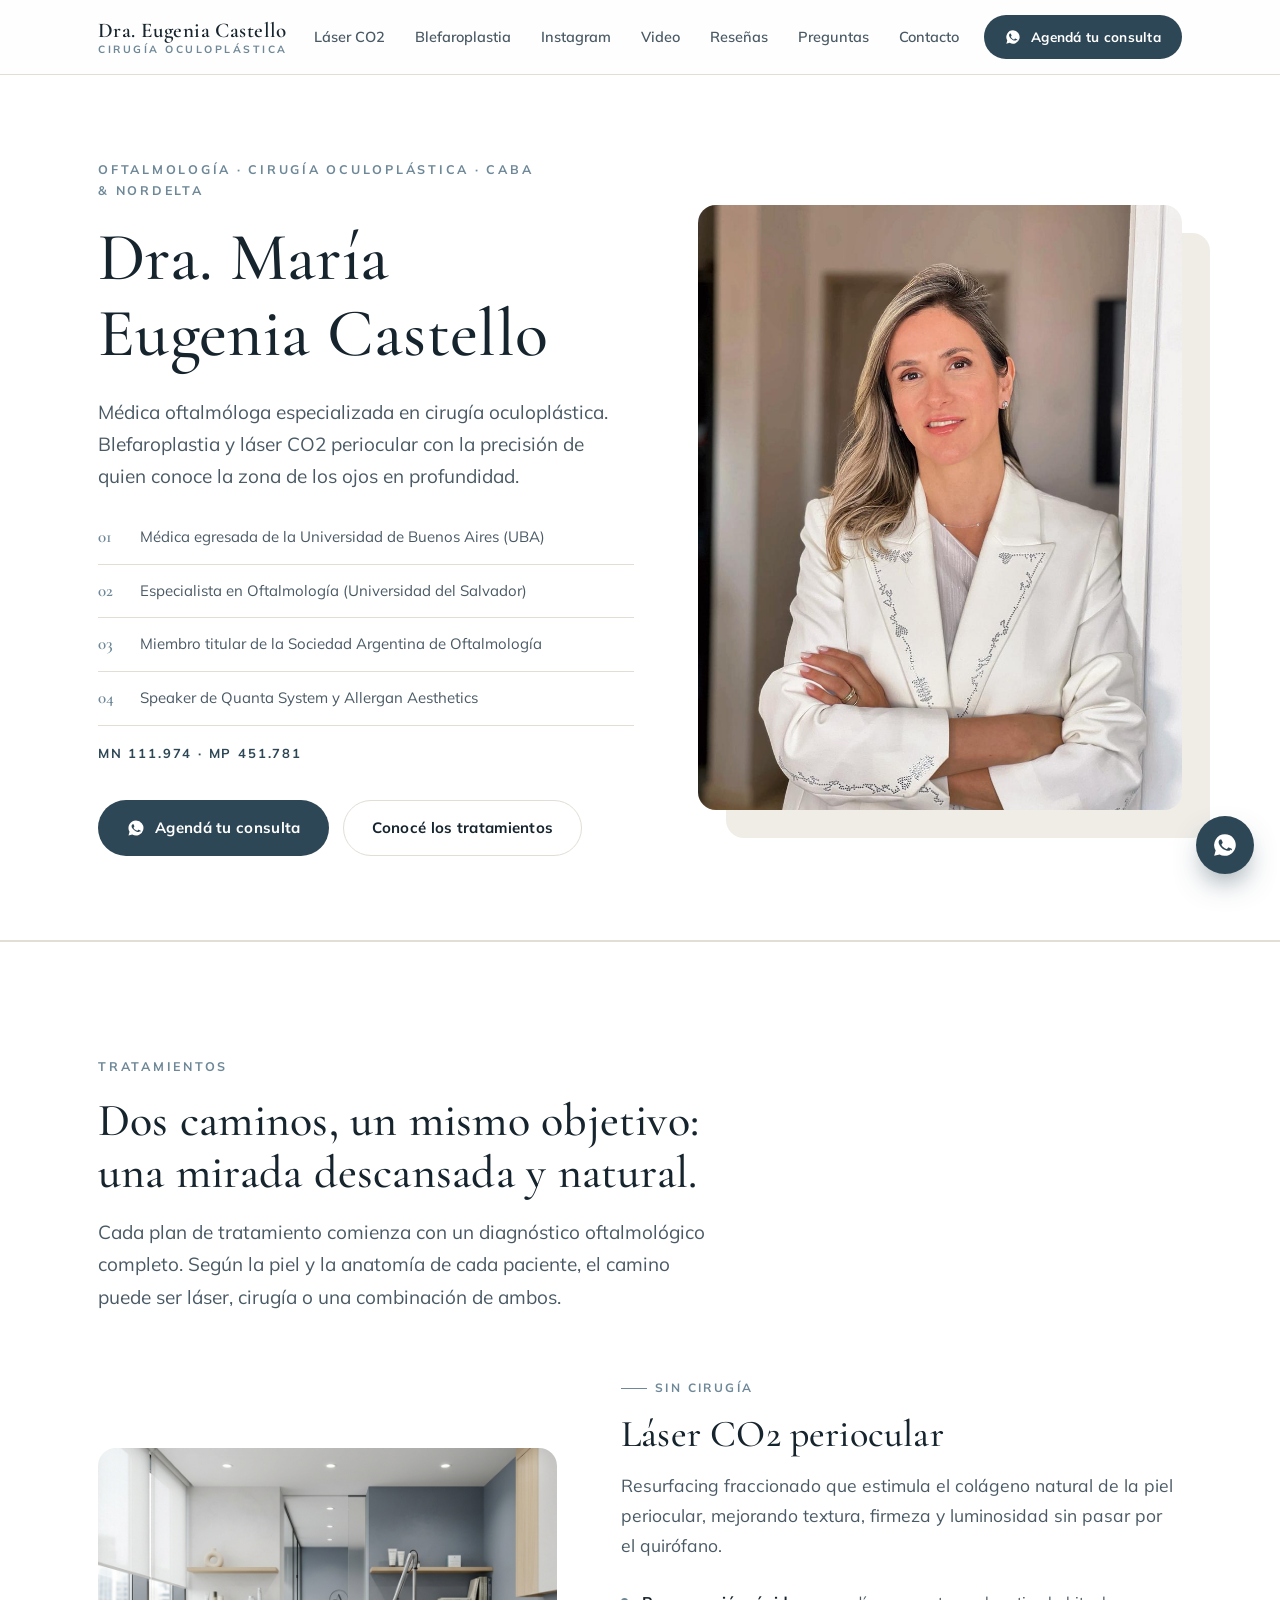
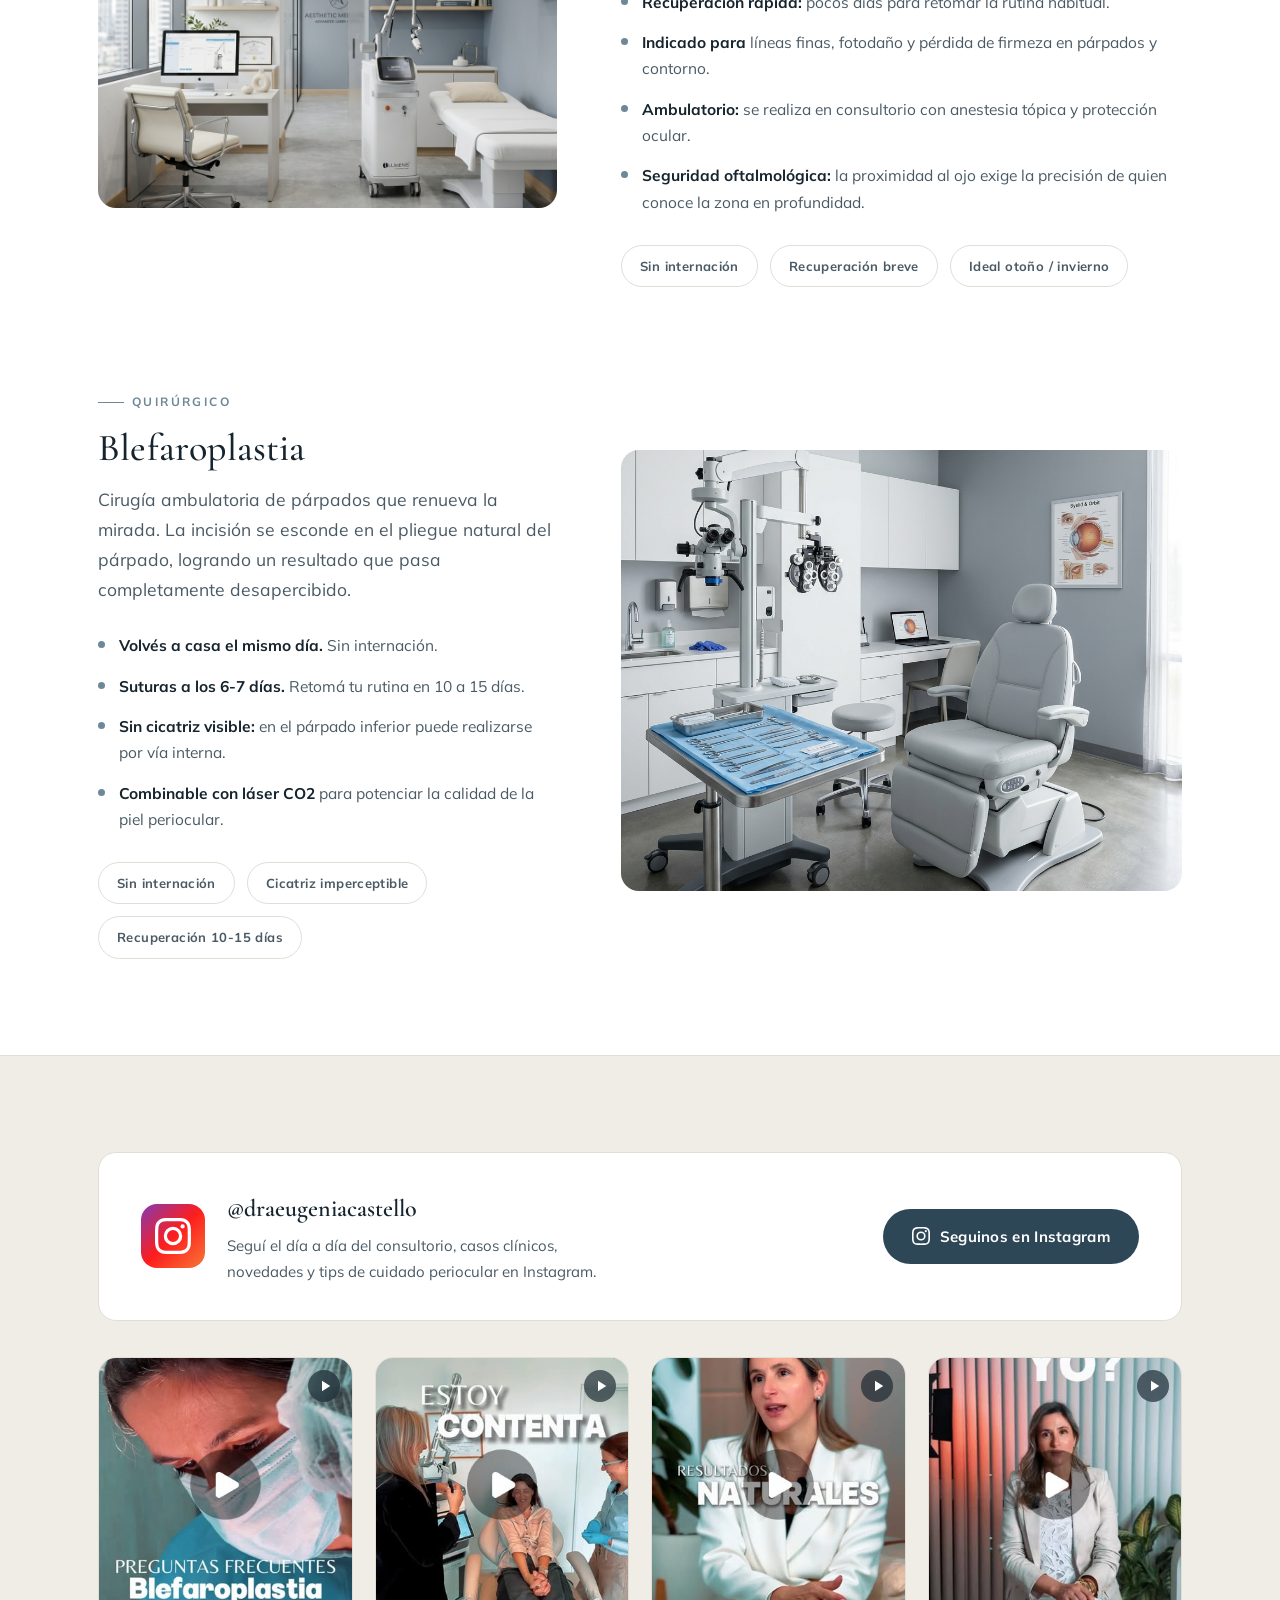
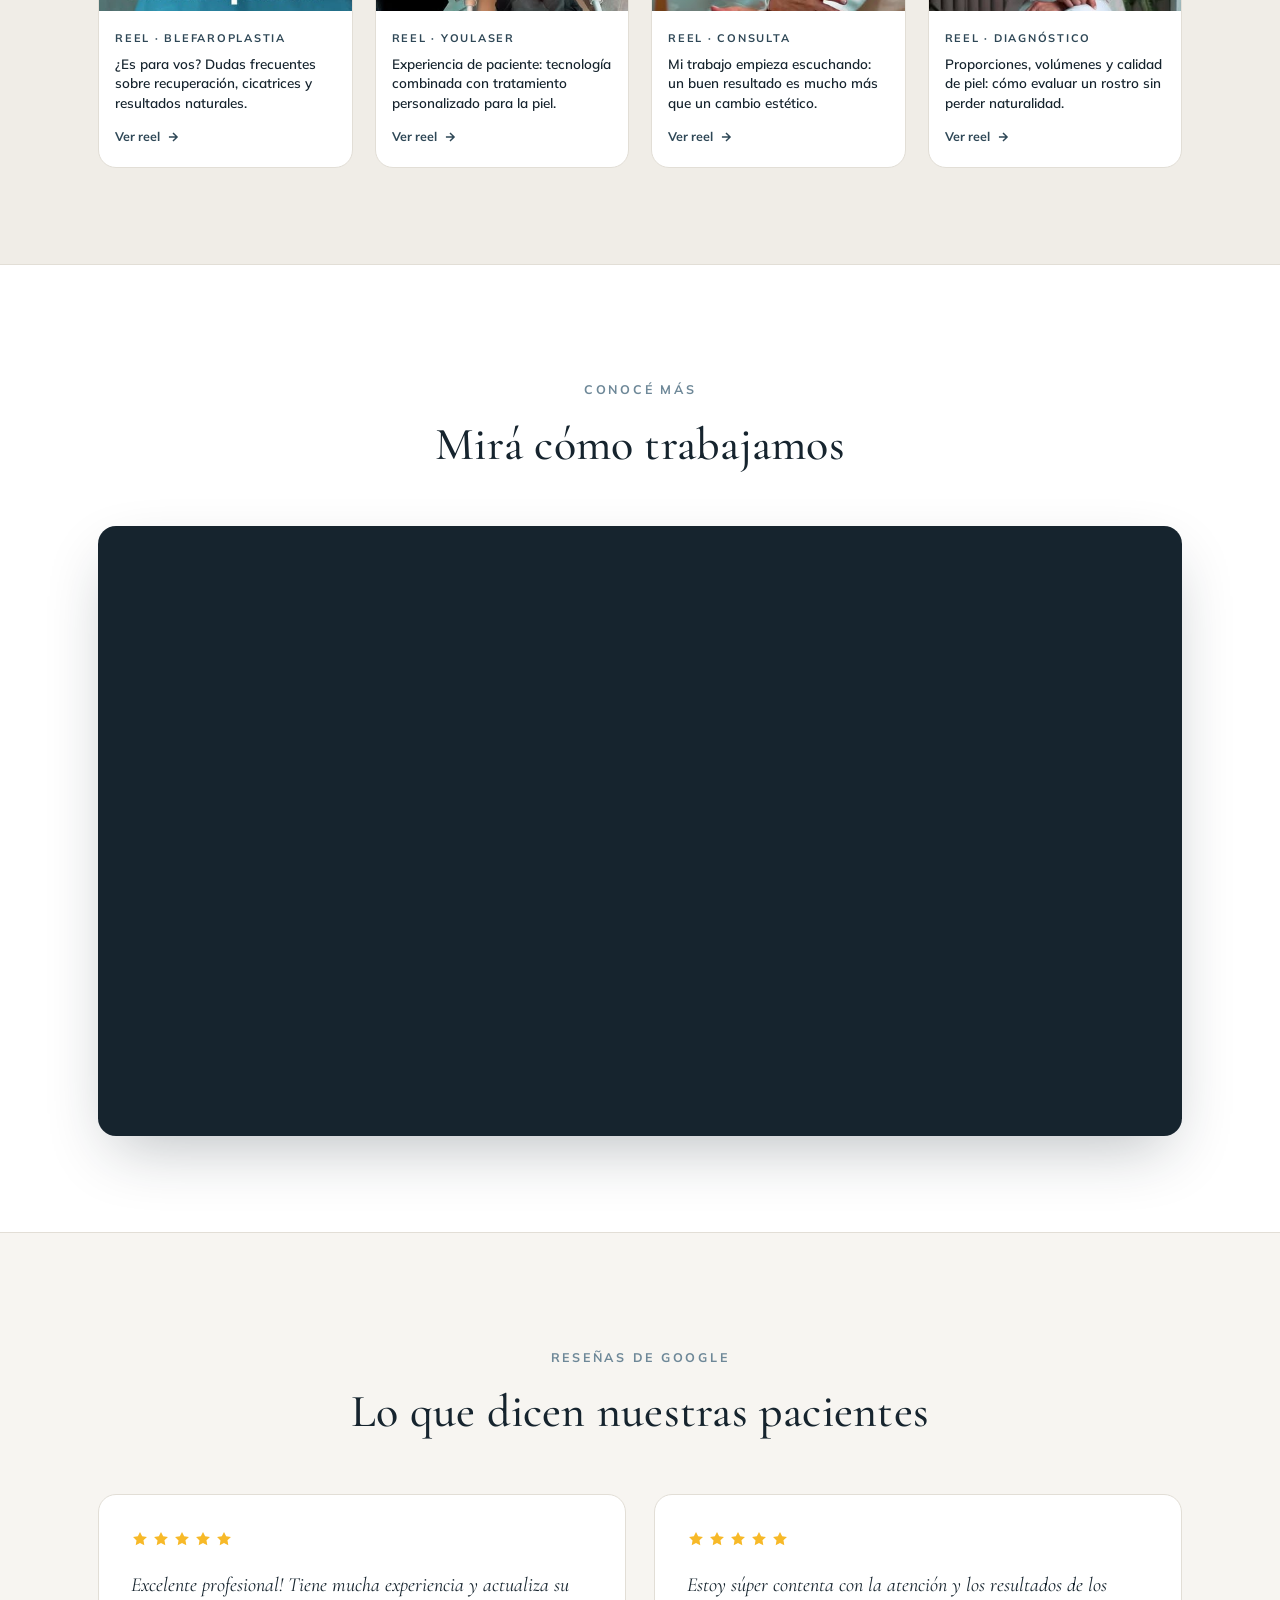
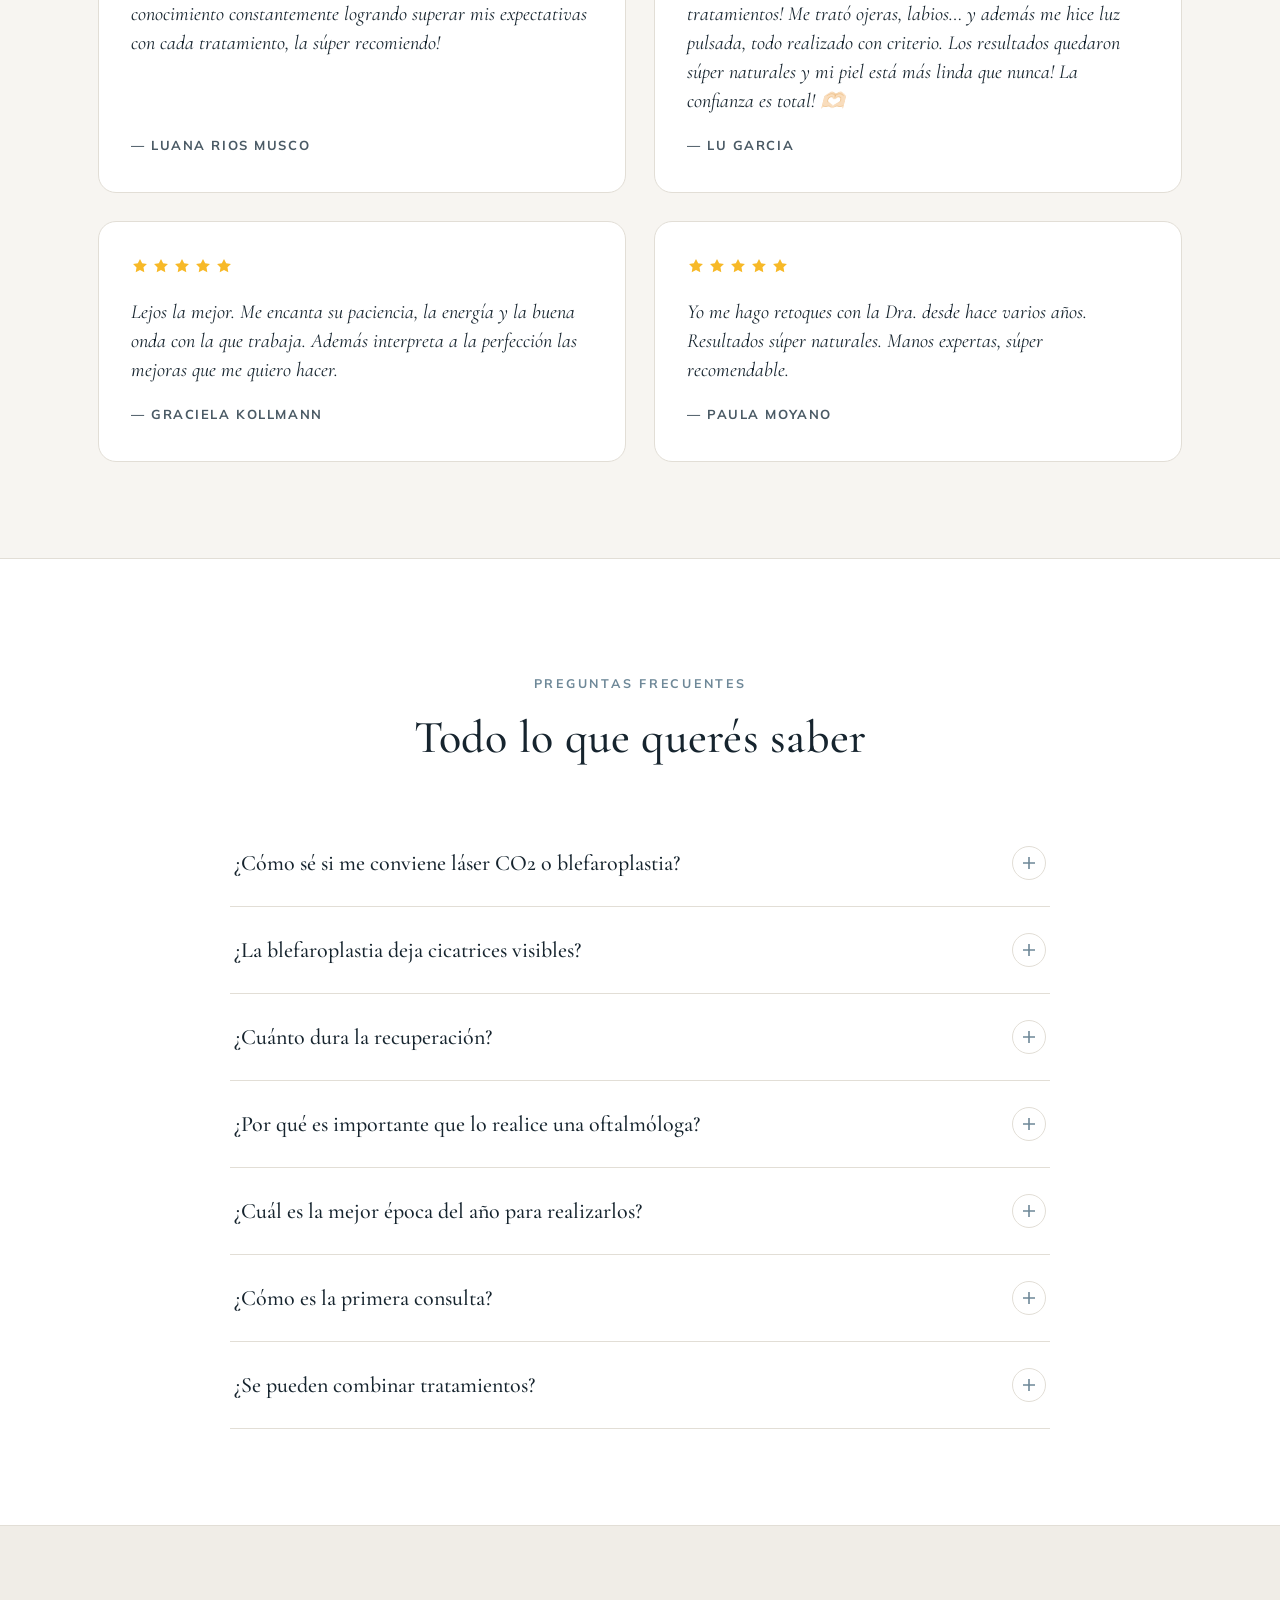
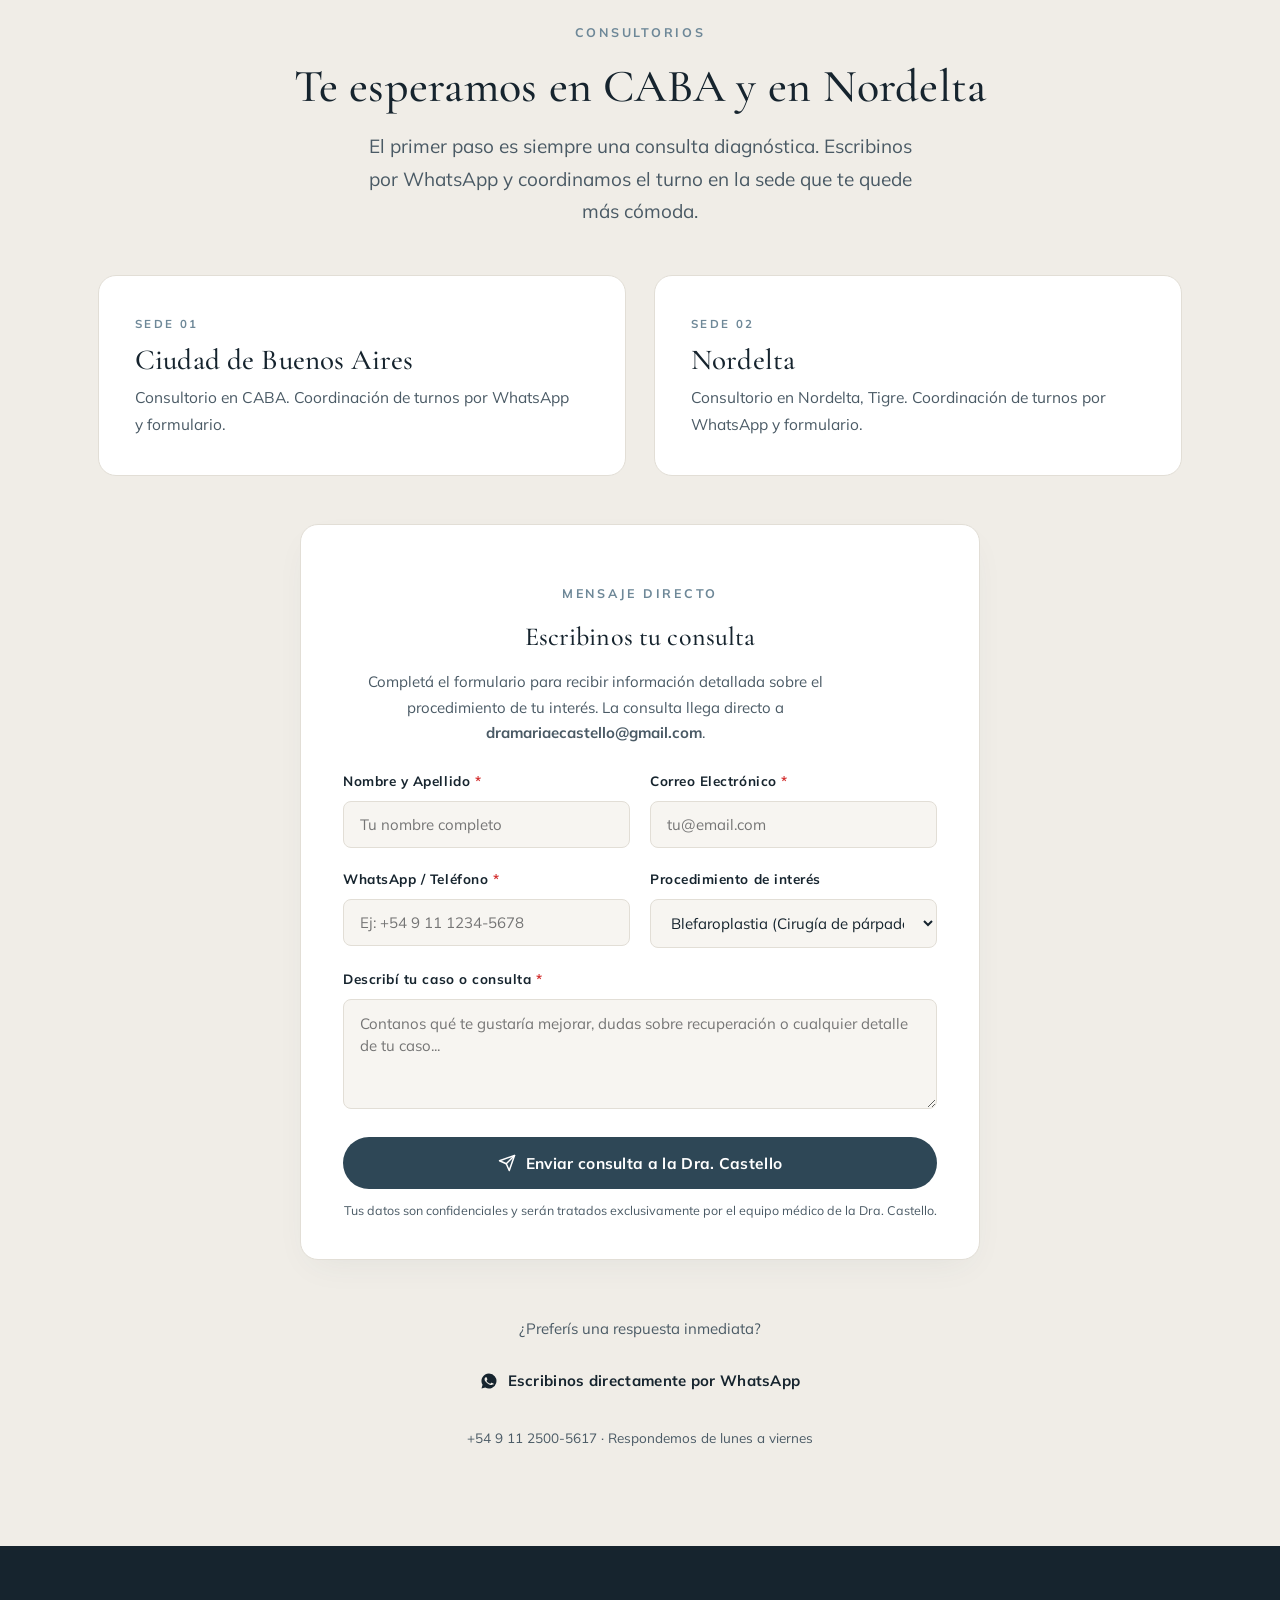
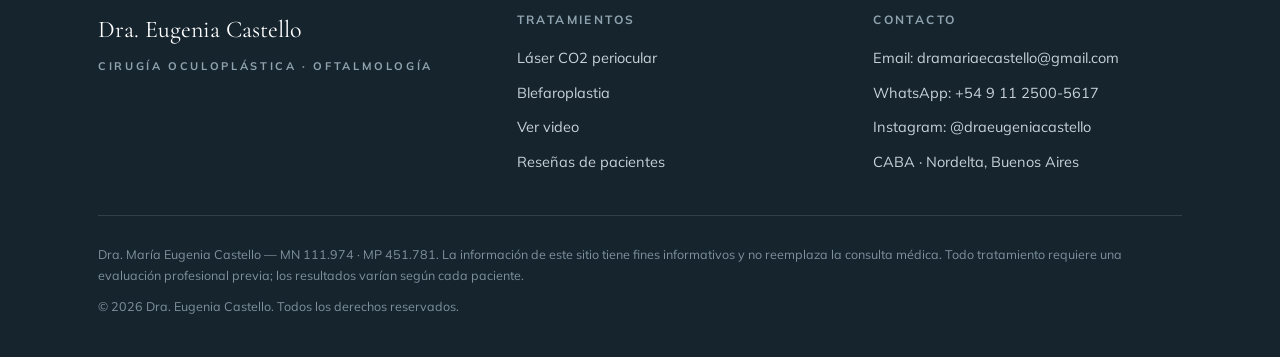
<file: index.html>
<!DOCTYPE html>
<html lang="es-AR">
<head>
<!-- Google tag (gtag.js) -->
<script async src="https://www.googletagmanager.com/gtag/js?id=G-YZYF70D4BS"></script>
<script>
  window.dataLayer = window.dataLayer || [];
  function gtag(){dataLayer.push(arguments);}
  gtag('js', new Date());

  gtag('config', 'G-YZYF70D4BS');
</script>
<meta charset="UTF-8">
<meta name="viewport" content="width=device-width, initial-scale=1.0">
<meta name="google-site-verification" content="exFnhmRtcl5MYxsVMPWKVgiWLZOEcZ-0n4pz1SO5758">
<meta name="theme-color" content="#2E4756">
<meta name="robots" content="index, follow">
<title>Blefaroplastia CABA y Nordelta | Láser CO2 Periocular | Dra. Castello</title>
<meta name="description" content="Blefaroplastia y láser CO2 periocular en CABA y Nordelta. Dra. María Eugenia Castello, oftalmóloga especialista en cirugía oculoplástica (MN 111.974). Resultados naturales. Agendá tu consulta.">
<link rel="canonical" href="https://eugeniacastello.com.ar/">
<meta property="og:title" content="Blefaroplastia y Láser CO2 Periocular | Dra. Eugenia Castello">
<meta property="og:description" content="Oftalmóloga especialista en cirugía oculoplástica. Blefaroplastia y láser CO2 periocular en CABA y Nordelta. Agendá tu consulta.">
<meta property="og:type" content="website">
<meta property="og:locale" content="es_AR">
<meta property="og:url" content="https://eugeniacastello.com.ar/">
<meta property="og:image" content="https://eugeniacastello.com.ar/assets/img/doctora.jpg">
<meta property="og:site_name" content="Dra. Eugenia Castello — Cirugía Oculoplástica">
<link rel="preconnect" href="https://fonts.googleapis.com">
<link rel="preconnect" href="https://fonts.gstatic.com" crossorigin>
<link rel="dns-prefetch" href="https://www.youtube-nocookie.com">
<link href="https://fonts.googleapis.com/css2?family=Cormorant+Garamond:ital,wght@0,400;0,500;0,600;1,400;1,500&family=Mulish:wght@400;600;700&display=swap" rel="stylesheet">
<link rel="stylesheet" href="assets/castello.css">
<script type="application/ld+json">
[
  {
    "@context": "https://schema.org",
    "@type": "MedicalBusiness",
    "name": "Dra. María Eugenia Castello — Cirugía Oculoplástica",
    "description": "Oftalmóloga especialista en cirugía oculoplástica, blefaroplastia y láser CO2 periocular. Consultorios en CABA y Nordelta.",
    "url": "https://eugeniacastello.com.ar/",
    "telephone": "+5491125005617",
    "image": "https://eugeniacastello.com.ar/assets/img/doctora.jpg",
    "priceRange": "$$",
    "sameAs": [
      "https://www.instagram.com/draeugeniacastello/"
    ],
    "address": [
      {
        "@type": "PostalAddress",
        "addressLocality": "Ciudad Autónoma de Buenos Aires",
        "addressRegion": "CABA",
        "addressCountry": "AR"
      },
      {
        "@type": "PostalAddress",
        "addressLocality": "Nordelta",
        "addressRegion": "Buenos Aires",
        "addressCountry": "AR"
      }
    ],
    "employee": {
      "@type": "Physician",
      "name": "Dra. María Eugenia Castello",
      "medicalSpecialty": "Ophthalmology",
      "description": "Médica oftalmóloga (UBA). Especialista en cirugía oculoplástica. MN 111.974 · MP 451.781. Miembro titular SAO.",
      "memberOf": [
        { "@type": "Organization", "name": "Sociedad Argentina de Oftalmología" },
        { "@type": "Organization", "name": "Consejo Argentino de Oftalmología" }
      ]
    },
    "medicalSpecialty": ["Ophthalmology", "PlasticSurgery"]
  },
  {
    "@context": "https://schema.org",
    "@type": "FAQPage",
    "mainEntity": [
      {
        "@type": "Question",
        "name": "¿Cómo sé si me conviene láser CO2 o blefaroplastia?",
        "acceptedAnswer": {
          "@type": "Answer",
          "text": "Se define en la consulta, con un diagnóstico oftalmológico completo. El láser CO2 trabaja la calidad de la piel, mientras que la blefaroplastia aborda el exceso de piel y las bolsas."
        }
      },
      {
        "@type": "Question",
        "name": "¿La blefaroplastia deja cicatrices visibles?",
        "acceptedAnswer": {
          "@type": "Answer",
          "text": "En el párpado superior, la incisión queda escondida en el pliegue palpebral natural. En el inferior puede realizarse por vía interna, sin incisión externa."
        }
      },
      {
        "@type": "Question",
        "name": "¿Cuánto dura la recuperación?",
        "acceptedAnswer": {
          "@type": "Answer",
          "text": "Tras una blefaroplastia, las suturas se retiran a los 6-7 días y se retoma la rutina en 10-15 días. El láser CO2 tiene recuperación más breve, de pocos días."
        }
      },
      {
        "@type": "Question",
        "name": "¿Por qué es importante que lo realice una oftalmóloga?",
        "acceptedAnswer": {
          "@type": "Answer",
          "text": "Los cirujanos oculoplásticos son los profesionales más entrenados en el manejo estético y reconstructivo de la zona periocular, cuidando la salud ocular y la función de los párpados."
        }
      }
    ]
  }
]
</script>
</head>
<body>

<!-- ======================= HEADER ======================= -->
<header class="site-header" id="top">
  <div class="container">
    <a class="wordmark" href="#inicio">
      <span class="name">Dra. Eugenia Castello</span>
      <span class="role">Cirugía oculoplástica</span>
    </a>
    <nav class="site-nav" id="main-nav" aria-label="Navegación principal">
      <a href="#laser-co2">Láser CO2</a>
      <a href="#blefaroplastia">Blefaroplastia</a>
      <a href="#instagram">Instagram</a>
      <a href="#video">Video</a>
      <a href="#testimonios">Reseñas</a>
      <a href="#preguntas">Preguntas</a>
      <a href="#contacto">Contacto</a>
    </nav>
    <button class="hamburger" id="hamburger-btn" type="button" aria-label="Abrir menú" aria-expanded="false" aria-controls="main-nav">
      <span class="hamburger-line"></span>
      <span class="hamburger-line"></span>
      <span class="hamburger-line"></span>
    </button>
    <a class="btn btn-primary btn-sm btn-header-cta" href="https://wa.me/5491125005617?text=Hola%2C%20quiero%20agendar%20una%20consulta%20con%20la%20Dra.%20Castello" target="_blank" rel="noopener noreferrer">
      <svg width="16" height="16" viewBox="0 0 24 24" fill="currentColor" aria-hidden="true"><path d="M12 2a10 10 0 0 0-8.6 15.1L2 22l5-1.3A10 10 0 1 0 12 2Zm5.3 14.1c-.2.6-1.3 1.2-1.8 1.3-.5 0-1 .2-3.4-.7-2.9-1.2-4.7-4.1-4.9-4.3-.1-.2-1.1-1.5-1.1-2.9s.7-2 1-2.3c.2-.3.5-.3.7-.3h.5c.2 0 .4 0 .6.5l.9 2.1c0 .2.1.4 0 .6l-.4.6-.5.5c-.2.2-.3.4-.1.7.2.3.8 1.4 1.8 2.2 1.2 1.1 2.3 1.5 2.6 1.6.3.1.5.1.7-.1l1-1.2c.2-.3.4-.2.7-.1l2.1 1c.3.2.5.3.6.4.1.2.1.7-.1 1.4Z"></path></svg>
      Agendá tu consulta
    </a>
  </div>
</header>

<!-- ======================= HERO ======================= -->
<section class="hero" id="inicio">
  <div class="container">
    <div class="hero-copy">
      <p class="eyebrow reveal">Oftalmología · Cirugía oculoplástica · CABA &amp; Nordelta</p>
      <h1 class="reveal">Dra. María Eugenia Castello</h1>
      <p class="lead reveal reveal-d1">Médica oftalmóloga especializada en cirugía oculoplástica. Blefaroplastia y láser CO2 periocular con la precisión de quien conoce la zona de los ojos en profundidad.</p>
      <ul class="bio-creds hero-bio-creds reveal reveal-d1">
        <li><span class="n">01</span><span>Médica egresada de la Universidad de Buenos Aires (UBA)</span></li>
        <li><span class="n">02</span><span>Especialista en Oftalmología (Universidad del Salvador)</span></li>
        <li><span class="n">03</span><span>Miembro titular de la Sociedad Argentina de Oftalmología</span></li>
        <li><span class="n">04</span><span>Speaker de Quanta System y Allergan Aesthetics</span></li>
      </ul>
      <p class="registro reveal reveal-d2">MN 111.974 · MP 451.781</p>
      <div class="hero-actions reveal reveal-d2">
        <a class="btn btn-primary" href="https://wa.me/5491125005617?text=Hola%2C%20quiero%20agendar%20una%20consulta%20con%20la%20Dra.%20Castello" target="_blank" rel="noopener noreferrer">
          <svg width="18" height="18" viewBox="0 0 24 24" fill="currentColor" aria-hidden="true"><path d="M12 2a10 10 0 0 0-8.6 15.1L2 22l5-1.3A10 10 0 1 0 12 2Zm5.3 14.1c-.2.6-1.3 1.2-1.8 1.3-.5 0-1 .2-3.4-.7-2.9-1.2-4.7-4.1-4.9-4.3-.1-.2-1.1-1.5-1.1-2.9s.7-2 1-2.3c.2-.3.5-.3.7-.3h.5c.2 0 .4 0 .6.5l.9 2.1c0 .2.1.4 0 .6l-.4.6-.5.5c-.2.2-.3.4-.1.7.2.3.8 1.4 1.8 2.2 1.2 1.1 2.3 1.5 2.6 1.6.3.1.5.1.7-.1l1-1.2c.2-.3.4-.2.7-.1l2.1 1c.3.2.5.3.6.4.1.2.1.7-.1 1.4Z"></path></svg>
          Agendá tu consulta
        </a>
        <a class="btn btn-ghost" href="#laser-co2">Conocé los tratamientos</a>
      </div>
    </div>
    <div class="hero-media reveal reveal-d1">
      <div class="frame">
        <img src="assets/img/doctora.jpg" alt="Dra. María Eugenia Castello — Oftalmóloga especialista en cirugía oculoplástica" width="520" height="650" loading="eager" fetchpriority="high">
      </div>
    </div>
  </div>
</section>



<!-- ======================= TRATAMIENTOS ======================= -->
<section class="section section-surface" id="laser-co2">
  <div class="container">
    <div class="section-head reveal">
      <p class="eyebrow">Tratamientos</p>
      <h2>Dos caminos, un mismo objetivo: una mirada descansada y natural.</h2>
      <p class="lead">Cada plan de tratamiento comienza con un diagnóstico oftalmológico completo. Según la piel y la anatomía de cada paciente, el camino puede ser láser, cirugía o una combinación de ambos.</p>
    </div>

    <!-- Láser CO2 -->
    <article class="treatment reveal">
      <div class="treatment-media">
        <img src="assets/img/laser-co2.png" alt="Equipo de láser CO2 fraccionado para tratamiento periocular" width="560" height="440" loading="lazy">
      </div>
      <div class="treatment-copy">
        <p class="treatment-kicker">Sin cirugía</p>
        <h3>Láser CO2 periocular</h3>
        <p class="lead">Resurfacing fraccionado que estimula el colágeno natural de la piel periocular, mejorando textura, firmeza y luminosidad sin pasar por el quirófano.</p>
        <ul class="treatment-points">
          <li><span class="dot"></span><span><strong>Recuperación rápida:</strong> pocos días para retomar la rutina habitual.</span></li>
          <li><span class="dot"></span><span><strong>Indicado para</strong> líneas finas, fotodaño y pérdida de firmeza en párpados y contorno.</span></li>
          <li><span class="dot"></span><span><strong>Ambulatorio:</strong> se realiza en consultorio con anestesia tópica y protección ocular.</span></li>
          <li><span class="dot"></span><span><strong>Seguridad oftalmológica:</strong> la proximidad al ojo exige la precisión de quien conoce la zona en profundidad.</span></li>
        </ul>
        <div class="treatment-meta">
          <span class="meta-chip">Sin internación</span>
          <span class="meta-chip">Recuperación breve</span>
          <span class="meta-chip">Ideal otoño / invierno</span>
        </div>
      </div>
    </article>

    <!-- Blefaroplastia -->
    <article class="treatment flip reveal" id="blefaroplastia">
      <div class="treatment-media">
        <img src="assets/img/blefaroplastia.png" alt="Consultorio de cirugía de párpados — blefaroplastia" width="560" height="440" loading="lazy">
      </div>
      <div class="treatment-copy">
        <p class="treatment-kicker">Quirúrgico</p>
        <h3>Blefaroplastia</h3>
        <p class="lead">Cirugía ambulatoria de párpados que renueva la mirada. La incisión se esconde en el pliegue natural del párpado, logrando un resultado que pasa completamente desapercibido.</p>
        <ul class="treatment-points">
          <li><span class="dot"></span><span><strong>Volvés a casa el mismo día.</strong> Sin internación.</span></li>
          <li><span class="dot"></span><span><strong>Suturas a los 6-7 días.</strong> Retomá tu rutina en 10 a 15 días.</span></li>
          <li><span class="dot"></span><span><strong>Sin cicatriz visible:</strong> en el párpado inferior puede realizarse por vía interna.</span></li>
          <li><span class="dot"></span><span><strong>Combinable con láser CO2</strong> para potenciar la calidad de la piel periocular.</span></li>
        </ul>
        <div class="treatment-meta">
          <span class="meta-chip">Sin internación</span>
          <span class="meta-chip">Cicatriz imperceptible</span>
          <span class="meta-chip">Recuperación 10-15 días</span>
        </div>
      </div>
    </article>
  </div>
</section>



<!-- ======================= INSTAGRAM ======================= -->
<section class="section section-tint" id="instagram">
  <div class="container">
    <div class="ig-banner reveal">
      <div class="ig-content">
        <div class="ig-icon">
          <svg width="36" height="36" viewBox="0 0 24 24" fill="currentColor"><path d="M12 2.163c3.204 0 3.584.012 4.85.07 3.252.148 4.771 1.691 4.919 4.919.058 1.265.069 1.645.069 4.849 0 3.205-.012 3.584-.069 4.849-.149 3.225-1.664 4.771-4.919 4.919-1.266.058-1.644.07-4.85.07-3.204 0-3.584-.012-4.849-.07-3.26-.149-4.771-1.699-4.919-4.92-.058-1.265-.07-1.644-.07-4.849 0-3.204.013-3.583.07-4.849.149-3.227 1.664-4.771 4.919-4.919 1.266-.057 1.645-.069 4.849-.069zM12 0C8.741 0 8.333.014 7.053.072 2.695.272.273 2.69.073 7.052.014 8.333 0 8.741 0 12c0 3.259.014 3.668.072 4.948.2 4.358 2.618 6.78 6.98 6.98C8.333 23.986 8.741 24 12 24c3.259 0 3.668-.014 4.948-.072 4.354-.2 6.782-2.618 6.979-6.98.059-1.28.073-1.689.073-4.948 0-3.259-.014-3.667-.072-4.947-.196-4.354-2.617-6.78-6.979-6.98C15.668.014 15.259 0 12 0zm0 5.838a6.162 6.162 0 100 12.324 6.162 6.162 0 000-12.324zM12 16a4 4 0 110-8 4 4 0 010 8zm6.406-11.845a1.44 1.44 0 100 2.881 1.44 1.44 0 000-2.881z"/></svg>
        </div>
        <div class="ig-text">
          <p class="ig-handle">@draeugeniacastello</p>
          <p class="ig-desc">Seguí el día a día del consultorio, casos clínicos, novedades y tips de cuidado periocular en Instagram.</p>
        </div>
      </div>
      <a class="btn btn-primary" href="https://www.instagram.com/draeugeniacastello/" target="_blank" rel="noopener noreferrer">
        <svg width="18" height="18" viewBox="0 0 24 24" fill="currentColor"><path d="M12 2.163c3.204 0 3.584.012 4.85.07 3.252.148 4.771 1.691 4.919 4.919.058 1.265.069 1.645.069 4.849 0 3.205-.012 3.584-.069 4.849-.149 3.225-1.664 4.771-4.919 4.919-1.266.058-1.644.07-4.85.07-3.204 0-3.584-.012-4.849-.07-3.26-.149-4.771-1.699-4.919-4.92-.058-1.265-.07-1.644-.07-4.849 0-3.204.013-3.583.07-4.849.149-3.227 1.664-4.771 4.919-4.919 1.266-.057 1.645-.069 4.849-.069zM12 0C8.741 0 8.333.014 7.053.072 2.695.272.273 2.69.073 7.052.014 8.333 0 8.741 0 12c0 3.259.014 3.668.072 4.948.2 4.358 2.618 6.78 6.98 6.98C8.333 23.986 8.741 24 12 24c3.259 0 3.668-.014 4.948-.072 4.354-.2 6.782-2.618 6.979-6.98.059-1.28.073-1.689.073-4.948 0-3.259-.014-3.667-.072-4.947-.196-4.354-2.617-6.78-6.979-6.98C15.668.014 15.259 0 12 0zm0 5.838a6.162 6.162 0 100 12.324 6.162 6.162 0 000-12.324zM12 16a4 4 0 110-8 4 4 0 010 8zm6.406-11.845a1.44 1.44 0 100 2.881 1.44 1.44 0 000-2.881z"/></svg>
        Seguinos en Instagram
      </a>
    </div>

    <!-- Grilla de los reels reales con sus stills y enlaces directos -->
    <div class="ig-grid reveal">
      <a class="ig-card" href="https://www.instagram.com/draeugeniacastello/reel/DcWzzd8plm6/" target="_blank" rel="noopener noreferrer" aria-label="Ver reel en Instagram: Blefaroplastia y resultado natural">
        <div class="ig-card-media">
          <img src="assets/img/reel-dcwzzd.jpg" alt="Dra. Eugenia Castello — Dudas frecuentes sobre Blefaroplastia" width="360" height="360" loading="lazy">
          <span class="ig-badge video-badge" aria-hidden="true">
            <svg width="18" height="18" viewBox="0 0 24 24" fill="currentColor"><path d="M8 5v14l11-7z"/></svg>
          </span>
        </div>
        <div class="ig-card-overlay">
          <span class="ig-card-tag">Reel · Blefaroplastia</span>
          <p>¿Es para vos? Dudas frecuentes sobre recuperación, cicatrices y resultados naturales.</p>
          <span class="ig-card-footer">Ver reel <svg width="14" height="14" viewBox="0 0 24 24" fill="none" stroke="currentColor" stroke-width="2.5"><path d="M5 12h14M12 5l7 7-7 7"/></svg></span>
        </div>
      </a>

      <a class="ig-card" href="https://www.instagram.com/draeugeniacastello/reel/DadzCY-JWYP/" target="_blank" rel="noopener noreferrer" aria-label="Ver reel en Instagram: Experiencia YouLaser">
        <div class="ig-card-media">
          <img src="assets/img/reel-dadzcy.jpg" alt="Testimonio de paciente con YouLaser — Dra. Castello" width="360" height="360" loading="lazy">
          <span class="ig-badge video-badge" aria-hidden="true">
            <svg width="18" height="18" viewBox="0 0 24 24" fill="currentColor"><path d="M8 5v14l11-7z"/></svg>
          </span>
        </div>
        <div class="ig-card-overlay">
          <span class="ig-card-tag">Reel · YouLaser</span>
          <p>Experiencia de paciente: tecnología combinada con tratamiento personalizado para la piel.</p>
          <span class="ig-card-footer">Ver reel <svg width="14" height="14" viewBox="0 0 24 24" fill="none" stroke="currentColor" stroke-width="2.5"><path d="M5 12h14M12 5l7 7-7 7"/></svg></span>
        </div>
      </a>

      <a class="ig-card" href="https://www.instagram.com/draeugeniacastello/reel/Dbq15NKp6_u/" target="_blank" rel="noopener noreferrer" aria-label="Ver reel en Instagram: Mi objetivo en consultorio">
        <div class="ig-card-media">
          <img src="assets/img/reel-dbq15n.jpg" alt="Dra. Castello: Mi objetivo cada vez que un paciente entra al consultorio" width="360" height="360" loading="lazy">
          <span class="ig-badge video-badge" aria-hidden="true">
            <svg width="18" height="18" viewBox="0 0 24 24" fill="currentColor"><path d="M8 5v14l11-7z"/></svg>
          </span>
        </div>
        <div class="ig-card-overlay">
          <span class="ig-card-tag">Reel · Consulta</span>
          <p>Mi trabajo empieza escuchando: un buen resultado es mucho más que un cambio estético.</p>
          <span class="ig-card-footer">Ver reel <svg width="14" height="14" viewBox="0 0 24 24" fill="none" stroke="currentColor" stroke-width="2.5"><path d="M5 12h14M12 5l7 7-7 7"/></svg></span>
        </div>
      </a>

      <a class="ig-card" href="https://www.instagram.com/draeugeniacastello/reel/DcPgrUhpb2p/" target="_blank" rel="noopener noreferrer" aria-label="Ver reel en Instagram: Análisis facial">
        <div class="ig-card-media">
          <img src="assets/img/reel-dcpgr.jpg" alt="Dra. Castello: Análisis integral de proporciones y estructura facial" width="360" height="360" loading="lazy">
          <span class="ig-badge video-badge" aria-hidden="true">
            <svg width="18" height="18" viewBox="0 0 24 24" fill="currentColor"><path d="M8 5v14l11-7z"/></svg>
          </span>
        </div>
        <div class="ig-card-overlay">
          <span class="ig-card-tag">Reel · Diagnóstico</span>
          <p>Proporciones, volúmenes y calidad de piel: cómo evaluar un rostro sin perder naturalidad.</p>
          <span class="ig-card-footer">Ver reel <svg width="14" height="14" viewBox="0 0 24 24" fill="none" stroke="currentColor" stroke-width="2.5"><path d="M5 12h14M12 5l7 7-7 7"/></svg></span>
        </div>
      </a>
    </div>

    <!-- Contenedor para widgets de sincronización en tiempo real (Elfsight / Behold / SnapWidget) -->
    <div id="instagram-feed-widget" class="ig-live-widget" data-account="draeugeniacastello" style="display: none;"></div>
  </div>
</section>

<!-- ======================= VIDEO ======================= -->
<section class="section section-surface" id="video">
  <div class="container">
    <div class="section-head center reveal">
      <p class="eyebrow">Conocé más</p>
      <h2>Mirá cómo trabajamos</h2>
    </div>
    <div class="video-wrapper reveal">
      <iframe src="https://www.youtube-nocookie.com/embed/8Fn1IIPQUds?rel=0" title="Dra. Eugenia Castello — Cirugía oculoplástica" frameborder="0" allow="accelerometer; autoplay; clipboard-write; encrypted-media; gyroscope; picture-in-picture" allowfullscreen loading="lazy"></iframe>
    </div>
  </div>
</section>





<!-- ======================= TESTIMONIOS ======================= -->
<section class="section" id="testimonios">
  <div class="container">
    <div class="section-head center reveal">
      <p class="eyebrow">Reseñas de Google</p>
      <h2>Lo que dicen nuestras pacientes</h2>
    </div>
    <div class="testimonials testimonials-4">
      <div class="testimonial reveal">
        <div class="stars" aria-label="5 estrellas">
          <svg viewBox="0 0 20 20" width="18" height="18" fill="#F7B928"><path d="M10 1l2.39 4.84 5.34.78-3.87 3.77.91 5.33L10 13.27l-4.77 2.51.91-5.33L2.27 6.68l5.34-.78z"/></svg>
          <svg viewBox="0 0 20 20" width="18" height="18" fill="#F7B928"><path d="M10 1l2.39 4.84 5.34.78-3.87 3.77.91 5.33L10 13.27l-4.77 2.51.91-5.33L2.27 6.68l5.34-.78z"/></svg>
          <svg viewBox="0 0 20 20" width="18" height="18" fill="#F7B928"><path d="M10 1l2.39 4.84 5.34.78-3.87 3.77.91 5.33L10 13.27l-4.77 2.51.91-5.33L2.27 6.68l5.34-.78z"/></svg>
          <svg viewBox="0 0 20 20" width="18" height="18" fill="#F7B928"><path d="M10 1l2.39 4.84 5.34.78-3.87 3.77.91 5.33L10 13.27l-4.77 2.51.91-5.33L2.27 6.68l5.34-.78z"/></svg>
          <svg viewBox="0 0 20 20" width="18" height="18" fill="#F7B928"><path d="M10 1l2.39 4.84 5.34.78-3.87 3.77.91 5.33L10 13.27l-4.77 2.51.91-5.33L2.27 6.68l5.34-.78z"/></svg>
        </div>
        <blockquote>Excelente profesional! Tiene mucha experiencia y actualiza su conocimiento constantemente logrando superar mis expectativas con cada tratamiento, la súper recomiendo!</blockquote>
        <cite>— Luana Rios Musco</cite>
      </div>
      <div class="testimonial reveal reveal-d1">
        <div class="stars" aria-label="5 estrellas">
          <svg viewBox="0 0 20 20" width="18" height="18" fill="#F7B928"><path d="M10 1l2.39 4.84 5.34.78-3.87 3.77.91 5.33L10 13.27l-4.77 2.51.91-5.33L2.27 6.68l5.34-.78z"/></svg>
          <svg viewBox="0 0 20 20" width="18" height="18" fill="#F7B928"><path d="M10 1l2.39 4.84 5.34.78-3.87 3.77.91 5.33L10 13.27l-4.77 2.51.91-5.33L2.27 6.68l5.34-.78z"/></svg>
          <svg viewBox="0 0 20 20" width="18" height="18" fill="#F7B928"><path d="M10 1l2.39 4.84 5.34.78-3.87 3.77.91 5.33L10 13.27l-4.77 2.51.91-5.33L2.27 6.68l5.34-.78z"/></svg>
          <svg viewBox="0 0 20 20" width="18" height="18" fill="#F7B928"><path d="M10 1l2.39 4.84 5.34.78-3.87 3.77.91 5.33L10 13.27l-4.77 2.51.91-5.33L2.27 6.68l5.34-.78z"/></svg>
          <svg viewBox="0 0 20 20" width="18" height="18" fill="#F7B928"><path d="M10 1l2.39 4.84 5.34.78-3.87 3.77.91 5.33L10 13.27l-4.77 2.51.91-5.33L2.27 6.68l5.34-.78z"/></svg>
        </div>
        <blockquote>Estoy súper contenta con la atención y los resultados de los tratamientos! Me trató ojeras, labios… y además me hice luz pulsada, todo realizado con criterio. Los resultados quedaron súper naturales y mi piel está más linda que nunca! La confianza es total! 🫶🏻</blockquote>
        <cite>— Lu Garcia</cite>
      </div>
      <div class="testimonial reveal">
        <div class="stars" aria-label="5 estrellas">
          <svg viewBox="0 0 20 20" width="18" height="18" fill="#F7B928"><path d="M10 1l2.39 4.84 5.34.78-3.87 3.77.91 5.33L10 13.27l-4.77 2.51.91-5.33L2.27 6.68l5.34-.78z"/></svg>
          <svg viewBox="0 0 20 20" width="18" height="18" fill="#F7B928"><path d="M10 1l2.39 4.84 5.34.78-3.87 3.77.91 5.33L10 13.27l-4.77 2.51.91-5.33L2.27 6.68l5.34-.78z"/></svg>
          <svg viewBox="0 0 20 20" width="18" height="18" fill="#F7B928"><path d="M10 1l2.39 4.84 5.34.78-3.87 3.77.91 5.33L10 13.27l-4.77 2.51.91-5.33L2.27 6.68l5.34-.78z"/></svg>
          <svg viewBox="0 0 20 20" width="18" height="18" fill="#F7B928"><path d="M10 1l2.39 4.84 5.34.78-3.87 3.77.91 5.33L10 13.27l-4.77 2.51.91-5.33L2.27 6.68l5.34-.78z"/></svg>
          <svg viewBox="0 0 20 20" width="18" height="18" fill="#F7B928"><path d="M10 1l2.39 4.84 5.34.78-3.87 3.77.91 5.33L10 13.27l-4.77 2.51.91-5.33L2.27 6.68l5.34-.78z"/></svg>
        </div>
        <blockquote>Lejos la mejor. Me encanta su paciencia, la energía y la buena onda con la que trabaja. Además interpreta a la perfección las mejoras que me quiero hacer.</blockquote>
        <cite>— Graciela Kollmann</cite>
      </div>
      <div class="testimonial reveal reveal-d1">
        <div class="stars" aria-label="5 estrellas">
          <svg viewBox="0 0 20 20" width="18" height="18" fill="#F7B928"><path d="M10 1l2.39 4.84 5.34.78-3.87 3.77.91 5.33L10 13.27l-4.77 2.51.91-5.33L2.27 6.68l5.34-.78z"/></svg>
          <svg viewBox="0 0 20 20" width="18" height="18" fill="#F7B928"><path d="M10 1l2.39 4.84 5.34.78-3.87 3.77.91 5.33L10 13.27l-4.77 2.51.91-5.33L2.27 6.68l5.34-.78z"/></svg>
          <svg viewBox="0 0 20 20" width="18" height="18" fill="#F7B928"><path d="M10 1l2.39 4.84 5.34.78-3.87 3.77.91 5.33L10 13.27l-4.77 2.51.91-5.33L2.27 6.68l5.34-.78z"/></svg>
          <svg viewBox="0 0 20 20" width="18" height="18" fill="#F7B928"><path d="M10 1l2.39 4.84 5.34.78-3.87 3.77.91 5.33L10 13.27l-4.77 2.51.91-5.33L2.27 6.68l5.34-.78z"/></svg>
          <svg viewBox="0 0 20 20" width="18" height="18" fill="#F7B928"><path d="M10 1l2.39 4.84 5.34.78-3.87 3.77.91 5.33L10 13.27l-4.77 2.51.91-5.33L2.27 6.68l5.34-.78z"/></svg>
        </div>
        <blockquote>Yo me hago retoques con la Dra. desde hace varios años. Resultados súper naturales. Manos expertas, súper recomendable.</blockquote>
        <cite>— Paula Moyano</cite>
      </div>
    </div>
  </div>
</section>



<!-- ======================= FAQ ======================= -->
<section class="section section-surface" id="preguntas">
  <div class="container">
    <div class="section-head center reveal">
      <p class="eyebrow">Preguntas frecuentes</p>
      <h2>Todo lo que querés saber</h2>
    </div>
    <div class="faq-list reveal">
      <div class="faq-item">
        <button class="faq-q" type="button" aria-expanded="false">
          ¿Cómo sé si me conviene láser CO2 o blefaroplastia?
          <span class="faq-icon"><svg width="14" height="14" viewBox="0 0 14 14" fill="none" stroke="currentColor" stroke-width="1.6" aria-hidden="true"><path d="M7 1v12M1 7h12"></path></svg></span>
        </button>
        <div class="faq-a"><div class="inner">Se define en la consulta, con un diagnóstico oftalmológico completo. En general, el láser CO2 trabaja la calidad de la piel (textura, líneas finas, firmeza), mientras que la blefaroplastia aborda el exceso de piel y las bolsas. En muchos casos, la combinación de ambos logra el resultado más armónico.</div></div>
      </div>
      <div class="faq-item">
        <button class="faq-q" type="button" aria-expanded="false">
          ¿La blefaroplastia deja cicatrices visibles?
          <span class="faq-icon"><svg width="14" height="14" viewBox="0 0 14 14" fill="none" stroke="currentColor" stroke-width="1.6" aria-hidden="true"><path d="M7 1v12M1 7h12"></path></svg></span>
        </button>
        <div class="faq-a"><div class="inner">En el párpado superior, la incisión queda escondida en el pliegue palpebral natural. En el párpado inferior, en muchos casos puede realizarse por vía interna (transconjuntival), sin incisión externa. El objetivo es siempre que la cirugía pase desapercibida.</div></div>
      </div>
      <div class="faq-item">
        <button class="faq-q" type="button" aria-expanded="false">
          ¿Cuánto dura la recuperación?
          <span class="faq-icon"><svg width="14" height="14" viewBox="0 0 14 14" fill="none" stroke="currentColor" stroke-width="1.6" aria-hidden="true"><path d="M7 1v12M1 7h12"></path></svg></span>
        </button>
        <div class="faq-a"><div class="inner">Tras una blefaroplastia, las suturas se retiran a los 6 o 7 días y la mayoría de los pacientes retoma sus tareas laborales entre los 10 y 15 días. El láser CO2 tiene una recuperación más breve, de pocos días, con cuidados específicos de la piel y protección solar estricta.</div></div>
      </div>
      <div class="faq-item">
        <button class="faq-q" type="button" aria-expanded="false">
          ¿Por qué es importante que lo realice una oftalmóloga?
          <span class="faq-icon"><svg width="14" height="14" viewBox="0 0 14 14" fill="none" stroke="currentColor" stroke-width="1.6" aria-hidden="true"><path d="M7 1v12M1 7h12"></path></svg></span>
        </button>
        <div class="faq-a"><div class="inner">Los procedimientos tan cerca de los ojos exigen un entendimiento que va más allá del resultado estético. Los cirujanos oculoplásticos son los profesionales más entrenados en el manejo estético y reconstructivo de la zona, cuidando ante todo la salud ocular y la función de los párpados.</div></div>
      </div>
      <div class="faq-item">
        <button class="faq-q" type="button" aria-expanded="false">
          ¿Cuál es la mejor época del año para realizarlos?
          <span class="faq-icon"><svg width="14" height="14" viewBox="0 0 14 14" fill="none" stroke="currentColor" stroke-width="1.6" aria-hidden="true"><path d="M7 1v12M1 7h12"></path></svg></span>
        </button>
        <div class="faq-a"><div class="inner">Los láseres y cirugías se aconsejan a partir del otoño, cuando el sol es menos intenso y es más fácil evitar que una cicatriz o un hematoma se pigmenten. La protección solar, de todos modos, es parte del cuidado durante todo el año.</div></div>
      </div>
      <div class="faq-item">
        <button class="faq-q" type="button" aria-expanded="false">
          ¿Cómo es la primera consulta?
          <span class="faq-icon"><svg width="14" height="14" viewBox="0 0 14 14" fill="none" stroke="currentColor" stroke-width="1.6" aria-hidden="true"><path d="M7 1v12M1 7h12"></path></svg></span>
        </button>
        <div class="faq-a"><div class="inner">Es un encuentro de diagnóstico: la Dra. Castello evalúa la salud ocular, la piel y la anatomía de los párpados, escucha tus expectativas y diseña un plan de tratamiento a medida. Recién entonces se conversan opciones, tiempos y cuidados.</div></div>
      </div>
      <div class="faq-item">
        <button class="faq-q" type="button" aria-expanded="false">
          ¿Se pueden combinar tratamientos?
          <span class="faq-icon"><svg width="14" height="14" viewBox="0 0 14 14" fill="none" stroke="currentColor" stroke-width="1.6" aria-hidden="true"><path d="M7 1v12M1 7h12"></path></svg></span>
        </button>
        <div class="faq-a"><div class="inner">Sí. En muchos casos, la Dra. Castello combina blefaroplastia con láser CO2, toxina botulínica o ácido hialurónico para lograr un rejuvenecimiento integral de la mirada. El plan se personaliza en la consulta diagnóstica según la anatomía y las necesidades de cada paciente.</div></div>
      </div>
    </div>
  </div>
</section>

<!-- ======================= UBICACIONES + CTA ======================= -->
<section class="section section-tint" id="contacto">
  <div class="container">
    <div class="cta-final reveal">
      <p class="eyebrow">Consultorios</p>
      <h2>Te esperamos en CABA y en Nordelta</h2>
      <p class="lead" style="margin: 18px auto 0;">El primer paso es siempre una consulta diagnóstica. Escribinos por WhatsApp y coordinamos el turno en la sede que te quede más cómoda.</p>
    </div>
    <div class="locations">
      <div class="location-card reveal">
        <p class="loc-kicker">Sede 01</p>
        <h3>Ciudad de Buenos Aires</h3>
        <p>Consultorio en CABA. Coordinación de turnos por WhatsApp y formulario.</p>
      </div>
      <div class="location-card reveal reveal-d1">
        <p class="loc-kicker">Sede 02</p>
        <h3>Nordelta</h3>
        <p>Consultorio en Nordelta, Tigre. Coordinación de turnos por WhatsApp y formulario.</p>
      </div>
    </div>

    <!-- Formulario de contacto -->
    <div class="contact-form-wrapper reveal">
      <div class="section-head center" style="margin-bottom: 24px;">
        <p class="eyebrow">Mensaje directo</p>
        <h3 style="font-size: 26px;">Escribinos tu consulta</h3>
        <p class="lead" style="font-size: 15px;">Completá el formulario para recibir información detallada sobre el procedimiento de tu interés. La consulta llega directo a <strong>dramariaecastello@gmail.com</strong>.</p>
      </div>

      <form id="contact-form" class="contact-form" action="https://formsubmit.co/dramariaecastello@gmail.com" method="POST">
        <!-- Configuración de FormSubmit -->
        <input type="hidden" name="_captcha" value="false">
        <input type="hidden" name="_subject" value="Nueva consulta desde la web de la Dra. Castello">
        <input type="hidden" name="_template" value="table">
        <input type="hidden" name="_next" value="https://eugeniacastello.com.ar/?enviado=1#contacto">
        
        <div class="form-row">
          <div class="form-group">
            <label for="form-nombre">Nombre y Apellido <span class="required">*</span></label>
            <input type="text" id="form-nombre" name="nombre" placeholder="Tu nombre completo" required autocomplete="name">
          </div>
          <div class="form-group">
            <label for="form-email">Correo Electrónico <span class="required">*</span></label>
            <input type="email" id="form-email" name="email" placeholder="tu@email.com" required autocomplete="email">
          </div>
        </div>

        <div class="form-row">
          <div class="form-group">
            <label for="form-whatsapp">WhatsApp / Teléfono <span class="required">*</span></label>
            <input type="tel" id="form-whatsapp" name="whatsapp" placeholder="Ej: +54 9 11 1234-5678" required autocomplete="tel">
          </div>
          <div class="form-group">
            <label for="form-procedimiento">Procedimiento de interés</label>
            <select id="form-procedimiento" name="motivo">
              <option value="Blefaroplastia">Blefaroplastia (Cirugía de párpados)</option>
              <option value="Láser CO2 periocular">Láser CO2 periocular</option>
              <option value="Combinación Láser + Blefaroplastia">Combinación Láser + Cirugía</option>
              <option value="Consulta diagnóstica general">Consulta diagnóstica general</option>
              <option value="Otro procedimiento">Otro procedimiento / Solicitar información</option>
            </select>
          </div>
        </div>

        <div class="form-group">
          <label for="form-mensaje">Describí tu caso o consulta <span class="required">*</span></label>
          <textarea id="form-mensaje" name="mensaje" placeholder="Contanos qué te gustaría mejorar, dudas sobre recuperación o cualquier detalle de tu caso..." required></textarea>
        </div>

        <div class="form-submit-row">
          <button type="submit" class="btn btn-primary">
            <svg width="18" height="18" viewBox="0 0 24 24" fill="none" stroke="currentColor" stroke-width="2" stroke-linecap="round" stroke-linejoin="round" aria-hidden="true"><line x1="22" y1="2" x2="11" y2="13"></line><polygon points="22 2 15 22 11 13 2 9 22 2"></polygon></svg>
            Enviar consulta a la Dra. Castello
          </button>
          <div id="form-status" class="form-status" role="alert" aria-live="polite"></div>
          <p class="form-privacy-note">Tus datos son confidenciales y serán tratados exclusivamente por el equipo médico de la Dra. Castello.</p>
        </div>
      </form>
    </div>

    <div class="cta-final reveal" style="margin-top: 56px;">
      <p style="font-size: 15px; color: var(--ink-soft); margin-bottom: 12px;">¿Preferís una respuesta inmediata?</p>
      <a class="btn btn-secondary" href="https://wa.me/5491125005617?text=Hola%2C%20quiero%20agendar%20una%20consulta%20con%20la%20Dra.%20Castello" target="_blank" rel="noopener noreferrer">
        <svg width="18" height="18" viewBox="0 0 24 24" fill="currentColor" aria-hidden="true"><path d="M12 2a10 10 0 0 0-8.6 15.1L2 22l5-1.3A10 10 0 1 0 12 2Zm5.3 14.1c-.2.6-1.3 1.2-1.8 1.3-.5 0-1 .2-3.4-.7-2.9-1.2-4.7-4.1-4.9-4.3-.1-.2-1.1-1.5-1.1-2.9s.7-2 1-2.3c.2-.3.5-.3.7-.3h.5c.2 0 .4 0 .6.5l.9 2.1c0 .2.1.4 0 .6l-.4.6-.5.5c-.2.2-.3.4-.1.7.2.3.8 1.4 1.8 2.2 1.2 1.1 2.3 1.5 2.6 1.6.3.1.5.1.7-.1l1-1.2c.2-.3.4-.2.7-.1l2.1 1c.3.2.5.3.6.4.1.2.1.7-.1 1.4Z"></path></svg>
        Escribinos directamente por WhatsApp
      </a>
      <p class="cta-note">+54 9 11 2500-5617 · Respondemos de lunes a viernes</p>
    </div>
  </div>
</section>

<!-- ======================= FOOTER ======================= -->
<footer class="site-footer">
  <div class="container">
    <div class="footer-grid">
      <div>
        <p class="name">Dra. Eugenia Castello</p>
        <p class="role">Cirugía oculoplástica · Oftalmología</p>
      </div>
      <div>
        <h4>Tratamientos</h4>
        <ul>
          <li><a href="#laser-co2">Láser CO2 periocular</a></li>
          <li><a href="#blefaroplastia">Blefaroplastia</a></li>
          <li><a href="#video">Ver video</a></li>
          <li><a href="#testimonios">Reseñas de pacientes</a></li>
        </ul>
      </div>
      <div>
        <h4>Contacto</h4>
        <ul>
          <li><a href="mailto:dramariaecastello@gmail.com">Email: dramariaecastello@gmail.com</a></li>
          <li><a href="https://wa.me/5491125005617" target="_blank" rel="noopener noreferrer">WhatsApp: +54 9 11 2500-5617</a></li>
          <li><a href="https://www.instagram.com/draeugeniacastello/" target="_blank" rel="noopener noreferrer">Instagram: @draeugeniacastello</a></li>
          <li>CABA · Nordelta, Buenos Aires</li>
        </ul>
      </div>
    </div>
    <div class="footer-legal">
      <p>Dra. María Eugenia Castello — MN 111.974 · MP 451.781. La información de este sitio tiene fines informativos y no reemplaza la consulta médica. Todo tratamiento requiere una evaluación profesional previa; los resultados varían según cada paciente.</p>
      <p>© 2026 Dra. Eugenia Castello. Todos los derechos reservados.</p>
    </div>
  </div>
</footer>

<!-- WhatsApp flotante -->
<a class="wa-float" href="https://wa.me/5491125005617?text=Hola%2C%20quiero%20agendar%20una%20consulta%20con%20la%20Dra.%20Castello" target="_blank" rel="noopener noreferrer" aria-label="Escribinos por WhatsApp">
  <svg width="26" height="26" viewBox="0 0 24 24" fill="currentColor" aria-hidden="true"><path d="M12 2a10 10 0 0 0-8.6 15.1L2 22l5-1.3A10 10 0 1 0 12 2Zm5.3 14.1c-.2.6-1.3 1.2-1.8 1.3-.5 0-1 .2-3.4-.7-2.9-1.2-4.7-4.1-4.9-4.3-.1-.2-1.1-1.5-1.1-2.9s.7-2 1-2.3c.2-.3.5-.3.7-.3h.5c.2 0 .4 0 .6.5l.9 2.1c0 .2.1.4 0 .6l-.4.6-.5.5c-.2.2-.3.4-.1.7.2.3.8 1.4 1.8 2.2 1.2 1.1 2.3 1.5 2.6 1.6.3.1.5.1.7-.1l1-1.2c.2-.3.4-.2.7-.1l2.1 1c.3.2.5.3.6.4.1.2.1.7-.1 1.4Z"></path></svg>
</a>

<script src="assets/castello.js" defer></script>

</body>
</html>
</file>
<file: assets/castello.css>
/* ============================================================
   Dra. Eugenia Castello — Landing
   Paleta: Azul grisáceo + blanco/marfil cálido
   Tipografía: Cormorant Garamond (display) + Mulish (texto)
   ============================================================ */

:root {
  /* Paleta — azul grisáceo con fondos cálidos marfil */
  --bg: #F7F5F1;
  --surface: #FFFFFF;
  --tint: #F0EDE7;
  --ink: #16242E;
  --ink-soft: #4A5A65;
  --accent: #6E8898;
  --accent-deep: #2E4756;
  --line: #E2DED6;
  --gold: #B9A77F;

  --font-display: "Cormorant Garamond", Georgia, serif;
  --font-body: "Mulish", -apple-system, "Segoe UI", sans-serif;

  --radius: 18px;
  --container: 1140px;
  --header-h: 74px;
}

* { margin: 0; padding: 0; box-sizing: border-box; }

html { scroll-behavior: smooth; scroll-padding-top: var(--header-h); }

body {
  font-family: var(--font-body);
  background: var(--bg);
  color: var(--ink);
  font-size: 17px;
  line-height: 1.7;
  -webkit-font-smoothing: antialiased;
  overflow-x: hidden;
}

img { max-width: 100%; display: block; height: auto; }

a { color: inherit; }

.container {
  max-width: var(--container);
  margin: 0 auto;
  padding: 0 28px;
}

/* ---------- Tipografía ---------- */

h1, h2, h3, .display {
  font-family: var(--font-display);
  font-weight: 500;
  line-height: 1.12;
  letter-spacing: 0.005em;
  text-wrap: balance;
}

h1 { font-size: clamp(38px, 5.4vw, 68px); }
h2 { font-size: clamp(30px, 3.8vw, 46px); }
h3 { font-size: clamp(22px, 2.4vw, 29px); }

p { text-wrap: pretty; }

.eyebrow {
  font-family: var(--font-body);
  font-size: 12.5px;
  font-weight: 700;
  letter-spacing: 0.22em;
  text-transform: uppercase;
  color: var(--accent);
  margin-bottom: 18px;
}

.lead {
  font-size: 19px;
  color: var(--ink-soft);
  max-width: 56ch;
}

.muted { color: var(--ink-soft); }

/* ---------- Header ---------- */

.site-header {
  position: sticky;
  top: 0;
  z-index: 50;
  background: color-mix(in srgb, var(--surface) 88%, transparent);
  backdrop-filter: blur(14px);
  -webkit-backdrop-filter: blur(14px);
  border-bottom: 1px solid var(--line);
}

.site-header .container {
  display: flex;
  align-items: center;
  justify-content: space-between;
  gap: 24px;
  height: var(--header-h);
}

.wordmark {
  text-decoration: none;
  display: flex;
  flex-direction: column;
  line-height: 1.15;
  flex-shrink: 0;
}

.wordmark .name {
  font-family: var(--font-display);
  font-size: 21px;
  font-weight: 600;
  letter-spacing: 0.02em;
}

.wordmark .role {
  font-size: 10.5px;
  font-weight: 700;
  letter-spacing: 0.24em;
  text-transform: uppercase;
  color: var(--accent);
}

.site-nav {
  display: flex;
  align-items: center;
  gap: 30px;
}

.site-nav a {
  text-decoration: none;
  font-size: 14.5px;
  font-weight: 600;
  color: var(--ink-soft);
  transition: color 0.2s ease;
  position: relative;
}

.site-nav a:hover { color: var(--ink); }

.site-nav a.active {
  color: var(--accent-deep);
}

.site-nav a.active::after {
  content: "";
  position: absolute;
  bottom: -4px;
  left: 0;
  right: 0;
  height: 2px;
  background: var(--accent-deep);
  border-radius: 1px;
}

/* ---------- Hamburger ---------- */

.hamburger {
  display: none;
  flex-direction: column;
  justify-content: center;
  align-items: center;
  gap: 5px;
  width: 44px;
  height: 44px;
  background: none;
  border: none;
  cursor: pointer;
  padding: 8px;
  z-index: 60;
  -webkit-tap-highlight-color: transparent;
}

.hamburger-line {
  display: block;
  width: 24px;
  height: 2px;
  background: var(--ink);
  border-radius: 2px;
  transition: transform 0.3s cubic-bezier(0.22, 0.61, 0.36, 1),
              opacity 0.3s ease;
  transform-origin: center;
}

.hamburger.open .hamburger-line:nth-child(1) {
  transform: translateY(7px) rotate(45deg);
}

.hamburger.open .hamburger-line:nth-child(2) {
  opacity: 0;
  transform: scaleX(0);
}

.hamburger.open .hamburger-line:nth-child(3) {
  transform: translateY(-7px) rotate(-45deg);
}

/* ---------- Botones ---------- */

.btn {
  display: inline-flex;
  align-items: center;
  gap: 10px;
  padding: 14px 28px;
  border-radius: 999px;
  font-family: var(--font-body);
  font-size: 15px;
  font-weight: 700;
  letter-spacing: 0.02em;
  text-decoration: none;
  cursor: pointer;
  border: 1px solid transparent;
  transition: background 0.22s ease, color 0.22s ease, border-color 0.22s ease, transform 0.22s ease, box-shadow 0.22s ease;
}

.btn svg { flex: 0 0 auto; }

.btn:focus-visible {
  outline: 2px solid var(--accent-deep);
  outline-offset: 3px;
}

.btn-primary {
  background: var(--accent-deep);
  color: #FFFFFF;
}

.btn-primary:hover {
  background: var(--ink);
  transform: translateY(-1px);
  box-shadow: 0 10px 24px -12px var(--accent-deep);
}

.btn-ghost {
  background: transparent;
  color: var(--ink);
  border-color: var(--line);
}

.btn-ghost:hover { border-color: var(--accent); color: var(--accent-deep); }

.btn-sm { padding: 10px 20px; font-size: 13.5px; }

/* ---------- Hero ---------- */

.hero {
  background: var(--surface);
  border-bottom: 1px solid var(--line);
  overflow: hidden;
}

.hero .container {
  display: grid;
  grid-template-columns: 1.05fr 0.95fr;
  gap: 64px;
  align-items: center;
  padding-top: 84px;
  padding-bottom: 84px;
}

.hero-copy .lead { margin-top: 24px; }

.hero-actions {
  display: flex;
  flex-wrap: wrap;
  gap: 14px;
  margin-top: 36px;
}

.hero-creds {
  display: flex;
  flex-wrap: wrap;
  gap: 10px 22px;
  margin-top: 38px;
  padding-top: 24px;
  border-top: 1px solid var(--line);
  font-size: 13px;
  font-weight: 600;
  letter-spacing: 0.06em;
  color: var(--ink-soft);
}

.hero-bio-creds {
  margin-top: 24px;
  gap: 8px;
}

.hero-bio-creds li {
  padding-bottom: 8px;
  font-size: 14px;
}

.hero .registro {
  margin-top: 16px;
  font-size: 13px;
  font-weight: 700;
  letter-spacing: 0.14em;
  color: var(--accent-deep);
}

.hero-media { position: relative; }

.hero-media .frame {
  position: relative;
  z-index: 1;
  border-radius: var(--radius);
  overflow: hidden;
}

.hero-media .frame img {
  width: 100%;
  height: auto;
  object-fit: cover;
  object-position: center top;
  aspect-ratio: 4 / 5;
}

.hero-media::before {
  content: "";
  position: absolute;
  inset: 28px -28px -28px 28px;
  background: var(--tint);
  border-radius: var(--radius);
  z-index: 0;
}

/* ---------- Secciones ---------- */

.section { padding: 96px 0; }

.section-tint { background: var(--tint); }

.section-surface {
  background: var(--surface);
  border-top: 1px solid var(--line);
  border-bottom: 1px solid var(--line);
}

.section-head {
  max-width: 720px;
  margin-bottom: 56px;
}

.section-head.center {
  margin-left: auto;
  margin-right: auto;
  text-align: center;
}

.section-head p { margin-top: 18px; }

/* ---------- Filosofía / statement ---------- */

.statement {
  max-width: 880px;
  margin: 0 auto;
  text-align: center;
}

.statement .display {
  font-size: clamp(26px, 3.4vw, 42px);
  font-style: italic;
  color: var(--accent-deep);
}

.statement .attribution {
  margin-top: 22px;
  font-size: 13px;
  font-weight: 700;
  letter-spacing: 0.2em;
  text-transform: uppercase;
  color: var(--accent);
}

/* ---------- Tratamientos ---------- */

.treatment {
  display: grid;
  grid-template-columns: 0.9fr 1.1fr;
  gap: 64px;
  align-items: center;
}

.treatment + .treatment { margin-top: 96px; }

.treatment.flip .treatment-media { order: 2; }

.treatment-media {
  position: relative;
  border-radius: var(--radius);
  overflow: hidden;
}

.treatment-media img {
  width: 100%;
  height: auto;
  object-fit: cover;
  aspect-ratio: 560 / 440;
}

.treatment-kicker {
  display: inline-flex;
  align-items: center;
  gap: 8px;
  font-size: 12px;
  font-weight: 700;
  letter-spacing: 0.2em;
  text-transform: uppercase;
  color: var(--accent);
  margin-bottom: 14px;
}

.treatment-kicker::before {
  content: "";
  width: 26px;
  height: 1px;
  background: var(--accent);
}

.treatment h3 { font-size: clamp(26px, 3vw, 38px); }

.treatment .lead { margin-top: 16px; font-size: 17.5px; }

.treatment-points {
  list-style: none;
  margin-top: 28px;
  display: grid;
  gap: 14px;
}

.treatment-points li {
  display: flex;
  gap: 14px;
  align-items: flex-start;
  font-size: 15.5px;
  color: var(--ink-soft);
}

.treatment-points .dot {
  flex: 0 0 auto;
  width: 7px;
  height: 7px;
  border-radius: 50%;
  background: var(--accent);
  margin-top: 9px;
}

.treatment-points strong { color: var(--ink); font-weight: 700; }

.treatment-meta {
  display: flex;
  flex-wrap: wrap;
  gap: 12px;
  margin-top: 30px;
}

.meta-chip {
  padding: 9px 18px;
  border: 1px solid var(--line);
  border-radius: 999px;
  background: var(--surface);
  font-size: 13px;
  font-weight: 700;
  color: var(--ink-soft);
  letter-spacing: 0.03em;
}

/* ---------- Tratamientos complementarios ---------- */

.extras-grid {
  display: grid;
  grid-template-columns: repeat(3, 1fr);
  gap: 28px;
}

.extra-card {
  background: var(--surface);
  border: 1px solid var(--line);
  border-radius: var(--radius);
  padding: 36px 30px;
  transition: transform 0.3s ease, box-shadow 0.3s ease;
}

.extra-card:hover {
  transform: translateY(-4px);
  box-shadow: 0 16px 40px -16px rgba(46, 71, 86, 0.15);
}

.extra-icon {
  width: 56px;
  height: 56px;
  border-radius: 14px;
  background: var(--tint);
  display: grid;
  place-items: center;
  color: var(--accent-deep);
  margin-bottom: 22px;
}

.extra-card h3 {
  font-size: 22px;
  margin-bottom: 12px;
}

.extra-card p {
  font-size: 15px;
  color: var(--ink-soft);
  line-height: 1.65;
}

/* ---------- Video embed ---------- */

.video-wrapper {
  position: relative;
  width: 100%;
  aspect-ratio: 16 / 9;
  border-radius: var(--radius);
  overflow: hidden;
  background: var(--ink);
  box-shadow: 0 24px 64px -16px rgba(22, 36, 46, 0.3);
}

.video-wrapper iframe {
  position: absolute;
  inset: 0;
  width: 100%;
  height: 100%;
  border: 0;
}

/* ---------- Antes / Después ---------- */

.ba-grid {
  display: grid;
  grid-template-columns: repeat(3, 1fr);
  gap: 28px;
}

.ba-grid-2 {
  grid-template-columns: repeat(2, 1fr);
  max-width: 760px;
  margin-left: auto;
  margin-right: auto;
}

.ba-card {
  background: var(--surface);
  border: 1px solid var(--line);
  border-radius: var(--radius);
  padding: 18px;
}

.ba-placeholder {
  border-radius: 12px;
  background: linear-gradient(135deg, var(--tint) 0%, color-mix(in srgb, var(--accent) 8%, var(--surface)) 100%);
  aspect-ratio: 2 / 1.2;
  display: grid;
  place-items: center;
}

.ba-placeholder-inner {
  display: flex;
  flex-direction: column;
  align-items: center;
  gap: 12px;
  color: var(--accent);
  text-align: center;
  padding: 20px;
}

.ba-placeholder-inner svg {
  opacity: 0.5;
}

.ba-placeholder-inner span {
  font-size: 13px;
  font-weight: 600;
  letter-spacing: 0.04em;
  opacity: 0.7;
}

.ba-card .ba-label {
  margin-top: 14px;
  font-size: 14px;
  font-weight: 600;
  text-align: center;
  color: var(--ink-soft);
}

.ba-cta {
  text-align: center;
  margin-top: 28px;
}

.disclaimer {
  margin-top: 36px;
  text-align: center;
  font-size: 13px;
  color: var(--ink-soft);
  font-style: italic;
}

/* ---------- Sobre la Dra. ---------- */

.bio {
  display: grid;
  grid-template-columns: 0.85fr 1.15fr;
  gap: 72px;
  align-items: center;
}

.bio-media {
  position: relative;
  border-radius: var(--radius);
  overflow: hidden;
}

.bio-media img {
  width: 100%;
  height: auto;
  object-fit: cover;
  object-position: center top;
  aspect-ratio: 4 / 5;
}

.bio-media::after {
  content: "";
  position: absolute;
  inset: -22px 22px 22px -22px;
  border: 1px solid var(--accent);
  border-radius: var(--radius);
  opacity: 0.45;
  pointer-events: none;
}

.bio-creds {
  list-style: none;
  margin-top: 30px;
  display: grid;
  gap: 12px;
}

.bio-creds li {
  display: flex;
  gap: 14px;
  align-items: baseline;
  font-size: 15px;
  color: var(--ink-soft);
  padding-bottom: 12px;
  border-bottom: 1px solid var(--line);
}

.bio-creds .n {
  font-family: var(--font-display);
  font-size: 17px;
  font-weight: 600;
  color: var(--accent);
  flex: 0 0 28px;
}

.bio .registro {
  margin-top: 26px;
  font-size: 13px;
  font-weight: 700;
  letter-spacing: 0.14em;
  color: var(--accent-deep);
}

/* ---------- Testimonios ---------- */

.testimonials {
  display: grid;
  grid-template-columns: repeat(2, 1fr);
  gap: 28px;
}

.testimonial {
  background: var(--surface);
  border: 1px solid var(--line);
  border-radius: var(--radius);
  padding: 36px 32px;
  display: flex;
  flex-direction: column;
  gap: 18px;
  transition: transform 0.3s ease, box-shadow 0.3s ease;
}

.testimonial:hover {
  transform: translateY(-3px);
  box-shadow: 0 12px 32px -12px rgba(46, 71, 86, 0.12);
}

.stars {
  display: flex;
  gap: 3px;
  margin-bottom: 4px;
}

.testimonial blockquote {
  font-family: var(--font-display);
  font-size: 20px;
  font-style: italic;
  line-height: 1.45;
  color: var(--ink);
}

.testimonial cite {
  font-style: normal;
  font-size: 13px;
  font-weight: 700;
  letter-spacing: 0.12em;
  text-transform: uppercase;
  color: var(--ink-soft);
  margin-top: auto;
}

/* ---------- Instagram banner ---------- */

.ig-banner {
  display: flex;
  align-items: center;
  justify-content: space-between;
  gap: 32px;
  background: var(--surface);
  border: 1px solid var(--line);
  border-radius: var(--radius);
  padding: 36px 42px;
}

.ig-content {
  display: flex;
  align-items: center;
  gap: 22px;
}

.ig-icon {
  width: 64px;
  height: 64px;
  border-radius: 16px;
  background: linear-gradient(135deg, #833AB4 0%, #FD1D1D 50%, #F77737 100%);
  display: grid;
  place-items: center;
  color: #fff;
  flex-shrink: 0;
}

.ig-handle {
  font-family: var(--font-display);
  font-size: 24px;
  font-weight: 600;
  color: var(--ink);
  margin-bottom: 4px;
}

.ig-desc {
  font-size: 15px;
  color: var(--ink-soft);
  max-width: 42ch;
}

/* ---------- Instagram feed grid ---------- */

.ig-grid {
  display: grid;
  grid-template-columns: repeat(4, 1fr);
  gap: 22px;
  margin-top: 36px;
}

.ig-card {
  position: relative;
  display: flex;
  flex-direction: column;
  background: var(--surface);
  border: 1px solid var(--line);
  border-radius: var(--radius);
  overflow: hidden;
  text-decoration: none;
  color: inherit;
  transition: transform 0.28s cubic-bezier(0.22, 0.61, 0.36, 1), box-shadow 0.28s ease, border-color 0.28s ease;
}

.ig-card:hover {
  transform: translateY(-5px);
  box-shadow: 0 16px 36px -12px rgba(46, 71, 86, 0.18);
  border-color: color-mix(in srgb, var(--accent) 50%, var(--line));
}

.ig-card-media {
  position: relative;
  width: 100%;
  aspect-ratio: 1 / 1;
  overflow: hidden;
  background: var(--tint);
}

.ig-card-media img {
  width: 100%;
  height: 100%;
  object-fit: cover;
  object-position: center;
  transition: transform 0.4s ease;
}

.ig-card:hover .ig-card-media img {
  transform: scale(1.05);
}

.ig-badge {
  position: absolute;
  top: 12px;
  right: 12px;
  width: 32px;
  height: 32px;
  border-radius: 50%;
  background: rgba(22, 36, 46, 0.65);
  backdrop-filter: blur(6px);
  -webkit-backdrop-filter: blur(6px);
  display: grid;
  place-items: center;
  color: #FFFFFF;
}

.ig-badge.video-badge svg {
  margin-left: 2px;
}

.ig-card-overlay {
  padding: 18px 16px 20px;
  display: flex;
  flex-direction: column;
  gap: 6px;
}

.ig-card-tag {
  font-size: 11px;
  font-weight: 700;
  letter-spacing: 0.16em;
  text-transform: uppercase;
  color: var(--accent-deep);
}

.ig-card-overlay p {
  font-size: 13.5px;
  line-height: 1.45;
  color: var(--ink);
  font-weight: 600;
}

.ig-card-footer {
  margin-top: 8px;
  display: flex;
  align-items: center;
  gap: 6px;
  font-size: 12.5px;
  color: var(--accent-deep);
  font-weight: 700;
}

.ig-card-footer svg {
  transition: transform 0.2s ease;
}

.ig-card:hover .ig-card-footer svg {
  transform: translateX(3px);
}

.ig-widget-container {
  margin-top: 32px;
  border-radius: var(--radius);
  overflow: hidden;
  background: var(--surface);
  border: 1px solid var(--line);
  min-height: 480px;
}

/* ---------- FAQ ---------- */

.faq-list {
  max-width: 820px;
  margin: 0 auto;
  display: grid;
  gap: 0;
}

.faq-item {
  border-bottom: 1px solid var(--line);
}

.faq-q {
  width: 100%;
  background: none;
  border: none;
  display: flex;
  align-items: center;
  justify-content: space-between;
  gap: 24px;
  padding: 26px 4px;
  cursor: pointer;
  text-align: left;
  font-family: var(--font-display);
  font-size: 22px;
  font-weight: 500;
  color: var(--ink);
}

.faq-q:focus-visible {
  outline: 2px solid var(--accent-deep);
  outline-offset: 2px;
  border-radius: 4px;
}

.faq-q .faq-icon {
  flex: 0 0 auto;
  width: 34px;
  height: 34px;
  border: 1px solid var(--line);
  border-radius: 50%;
  display: grid;
  place-items: center;
  color: var(--accent);
  transition: transform 0.3s ease, background 0.3s ease, color 0.3s ease;
}

.faq-item.open .faq-icon {
  transform: rotate(45deg);
  background: var(--accent-deep);
  border-color: var(--accent-deep);
  color: #fff;
}

.faq-a {
  overflow: hidden;
  max-height: 0;
  transition: max-height 0.4s ease;
}

.faq-a .inner {
  padding: 0 4px 28px;
  color: var(--ink-soft);
  font-size: 16px;
  max-width: 64ch;
}

/* ---------- Ubicaciones + CTA ---------- */

.locations {
  display: grid;
  grid-template-columns: 1fr 1fr;
  gap: 28px;
  margin-top: 48px;
}

.location-card {
  background: var(--surface);
  border: 1px solid var(--line);
  border-radius: var(--radius);
  padding: 38px 36px;
  transition: transform 0.3s ease, box-shadow 0.3s ease;
}

.location-card:hover {
  transform: translateY(-3px);
  box-shadow: 0 12px 32px -12px rgba(46, 71, 86, 0.12);
}

.location-card .loc-kicker {
  font-size: 11.5px;
  font-weight: 700;
  letter-spacing: 0.2em;
  text-transform: uppercase;
  color: var(--accent);
  margin-bottom: 10px;
}

.location-card h3 { margin-bottom: 8px; }

.location-card p { color: var(--ink-soft); font-size: 15.5px; }

.cta-final {
  text-align: center;
  max-width: 720px;
  margin: 0 auto;
}

.cta-final .cta-note {
  margin-top: 18px;
  font-size: 13.5px;
  color: var(--ink-soft);
}

/* ---------- Formulario de contacto ---------- */

.contact-form-wrapper {
  max-width: 680px;
  margin: 48px auto 0;
  background: var(--surface);
  border: 1px solid var(--line);
  border-radius: var(--radius);
  padding: 40px 42px;
  box-shadow: 0 12px 36px -12px rgba(46, 71, 86, 0.08);
}

.contact-form {
  display: flex;
  flex-direction: column;
  gap: 20px;
}

.form-row {
  display: grid;
  grid-template-columns: 1fr 1fr;
  gap: 20px;
}

.form-group {
  display: flex;
  flex-direction: column;
  gap: 8px;
  text-align: left;
}

.form-group label {
  font-size: 13.5px;
  font-weight: 700;
  letter-spacing: 0.04em;
  color: var(--ink);
}

.form-group label .required {
  color: #D32F2F;
}

.form-group input,
.form-group select,
.form-group textarea {
  width: 100%;
  padding: 13px 16px;
  font-family: inherit;
  font-size: 15px;
  color: var(--ink);
  background: var(--bg);
  border: 1px solid var(--line);
  border-radius: 8px;
  transition: border-color 0.2s ease, box-shadow 0.2s ease, background 0.2s ease;
  outline: none;
}

.form-group input:focus,
.form-group select:focus,
.form-group textarea:focus {
  background: #FFFFFF;
  border-color: var(--accent);
  box-shadow: 0 0 0 3px rgba(74, 107, 130, 0.18);
}

.form-group textarea {
  resize: vertical;
  min-height: 110px;
  line-height: 1.5;
}

.form-submit-row {
  margin-top: 8px;
  display: flex;
  flex-direction: column;
  gap: 12px;
}

.form-submit-row .btn {
  width: 100%;
  justify-content: center;
  font-size: 15.5px;
  padding: 15px 28px;
  cursor: pointer;
}

.form-status {
  font-size: 14px;
  font-weight: 600;
  text-align: center;
  padding: 12px 16px;
  border-radius: 8px;
  display: none;
}

.form-status.success {
  display: block;
  background: #E8F5E9;
  color: #2E7D32;
  border: 1px solid #C8E6C9;
}

.form-status.error {
  display: block;
  background: #FFEBEE;
  color: #C62828;
  border: 1px solid #FFCDD2;
}

.form-privacy-note {
  font-size: 12.5px;
  color: var(--ink-soft);
  text-align: center;
  line-height: 1.45;
}

/* ---------- Footer ---------- */

.site-footer {
  background: var(--ink);
  color: #C7D1D8;
  padding: 64px 0 40px;
}

.site-footer .footer-grid {
  display: grid;
  grid-template-columns: 1.2fr 1fr 1fr;
  gap: 48px;
  padding-bottom: 40px;
  border-bottom: 1px solid rgba(255, 255, 255, 0.12);
}

.site-footer .name {
  font-family: var(--font-display);
  font-size: 24px;
  color: #FFFFFF;
}

.site-footer .role {
  font-size: 11px;
  font-weight: 700;
  letter-spacing: 0.24em;
  text-transform: uppercase;
  color: #8FA3AF;
  margin-top: 6px;
}

.site-footer h4 {
  font-size: 12px;
  font-weight: 700;
  letter-spacing: 0.2em;
  text-transform: uppercase;
  color: #8FA3AF;
  margin-bottom: 16px;
}

.site-footer ul { list-style: none; display: grid; gap: 10px; font-size: 14.5px; }

.site-footer a { color: #C7D1D8; text-decoration: none; transition: color 0.2s ease; }

.site-footer a:hover { color: #FFFFFF; }

.footer-legal {
  padding-top: 28px;
  font-size: 12.5px;
  color: #7E919D;
  display: grid;
  gap: 10px;
}

/* ---------- Scroll reveal ---------- */

@media (prefers-reduced-motion: no-preference) {
  .reveal {
    opacity: 0;
    transform: translateY(26px);
    transition: opacity 0.8s cubic-bezier(0.22, 0.61, 0.36, 1), transform 0.8s cubic-bezier(0.22, 0.61, 0.36, 1);
  }

  .reveal.in {
    opacity: 1;
    transform: none;
  }

  .reveal-d1 { transition-delay: 0.12s; }
  .reveal-d2 { transition-delay: 0.24s; }
}

@media (prefers-reduced-motion: reduce) {
  .reveal { opacity: 1; transform: none; }
}

/* ---------- WhatsApp flotante ---------- */

.wa-float {
  position: fixed;
  right: 26px;
  bottom: 26px;
  z-index: 60;
  width: 58px;
  height: 58px;
  border-radius: 50%;
  background: var(--accent-deep);
  color: #fff;
  display: grid;
  place-items: center;
  box-shadow: 0 14px 30px -10px color-mix(in srgb, var(--accent-deep) 70%, transparent);
  transition: transform 0.22s ease, background 0.22s ease;
}

.wa-float:hover { transform: translateY(-3px) scale(1.04); background: var(--ink); }

/* ---------- Focus visible (accesibilidad) ---------- */

a:focus-visible,
button:focus-visible {
  outline: 2px solid var(--accent-deep);
  outline-offset: 3px;
  border-radius: 4px;
}

/* =============================================================
   RESPONSIVE
   ============================================================= */

/* ---------- Tablet & medium ---------- */
@media (max-width: 960px) {
  .site-nav {
    display: none;
    position: fixed;
    top: var(--header-h);
    left: 0;
    right: 0;
    background: var(--surface);
    border-bottom: 1px solid var(--line);
    flex-direction: column;
    align-items: stretch;
    gap: 0;
    padding: 16px 0;
    box-shadow: 0 16px 48px -12px rgba(0, 0, 0, 0.12);
    z-index: 55;
  }

  .site-nav.open {
    display: flex;
    animation: slideDown 0.3s cubic-bezier(0.22, 0.61, 0.36, 1) both;
  }

  @keyframes slideDown {
    from { opacity: 0; transform: translateY(-12px); }
    to { opacity: 1; transform: none; }
  }

  .site-nav a {
    padding: 16px 28px;
    font-size: 16px;
    border-bottom: 1px solid var(--line);
  }

  .site-nav a:last-child { border-bottom: none; }

  .hamburger { display: flex; }

  .btn-header-cta { display: none; }

  .hero .container {
    grid-template-columns: 1fr;
    gap: 48px;
    padding-top: 56px;
    padding-bottom: 56px;
  }

  .hero-media::before { inset: 16px -16px -16px 16px; }

  .treatment, .treatment.flip {
    grid-template-columns: 1fr;
    gap: 36px;
  }

  .treatment.flip .treatment-media { order: 0; }

  .bio {
    grid-template-columns: 1fr;
    gap: 56px;
  }

  .bio-media::after { display: none; }

  .ba-grid,
  .ba-grid-2,
  .testimonials,
  .extras-grid { grid-template-columns: 1fr; }

  .ig-grid {
    grid-template-columns: repeat(2, 1fr);
    gap: 16px;
  }

  .locations { grid-template-columns: 1fr; }

  .site-footer .footer-grid { grid-template-columns: 1fr; gap: 32px; }

  .section { padding: 64px 0; }

  .ig-banner {
    flex-direction: column;
    text-align: center;
    padding: 28px 24px;
  }

  .ig-content {
    flex-direction: column;
  }
}

/* ---------- Small mobile ---------- */
@media (max-width: 480px) {
  .container { padding: 0 18px; }

  h1 { font-size: 34px; }
  h2 { font-size: 28px; }

  .hero .container {
    padding-top: 36px;
    padding-bottom: 36px;
    gap: 32px;
  }

  .hero-media::before { display: none; }

  .hero-actions { flex-direction: column; }
  .hero-actions .btn { width: 100%; justify-content: center; }

  .hero-creds {
    flex-direction: column;
    gap: 6px;
  }

  .section { padding: 48px 0; }

  .treatment + .treatment { margin-top: 56px; }

  .treatment-meta { gap: 8px; }
  .meta-chip { padding: 8px 14px; font-size: 12px; }

  .testimonial { padding: 28px 22px; }
  .testimonial blockquote { font-size: 18px; }

  .faq-q { font-size: 19px; padding: 22px 4px; }

  .location-card { padding: 28px 22px; }

  .wa-float {
    right: 16px;
    bottom: 16px;
    width: 52px;
    height: 52px;
  }

  .bio-media::after { display: none; }

  .statement .display { font-size: 24px; }

  .section-head { margin-bottom: 36px; }

  .ig-banner { padding: 24px 18px; }
  .ig-icon { width: 52px; height: 52px; border-radius: 12px; }
  .ig-handle { font-size: 20px; }

  .ig-grid {
    grid-template-columns: 1fr;
    gap: 16px;
    margin-top: 24px;
  }

  .contact-form-wrapper {
    padding: 28px 20px;
    margin-top: 36px;
  }

  .form-row {
    grid-template-columns: 1fr;
    gap: 16px;
  }
}

/* ---------- Large screens ---------- */
@media (min-width: 1400px) {
  :root { --container: 1240px; }
}
</file>
